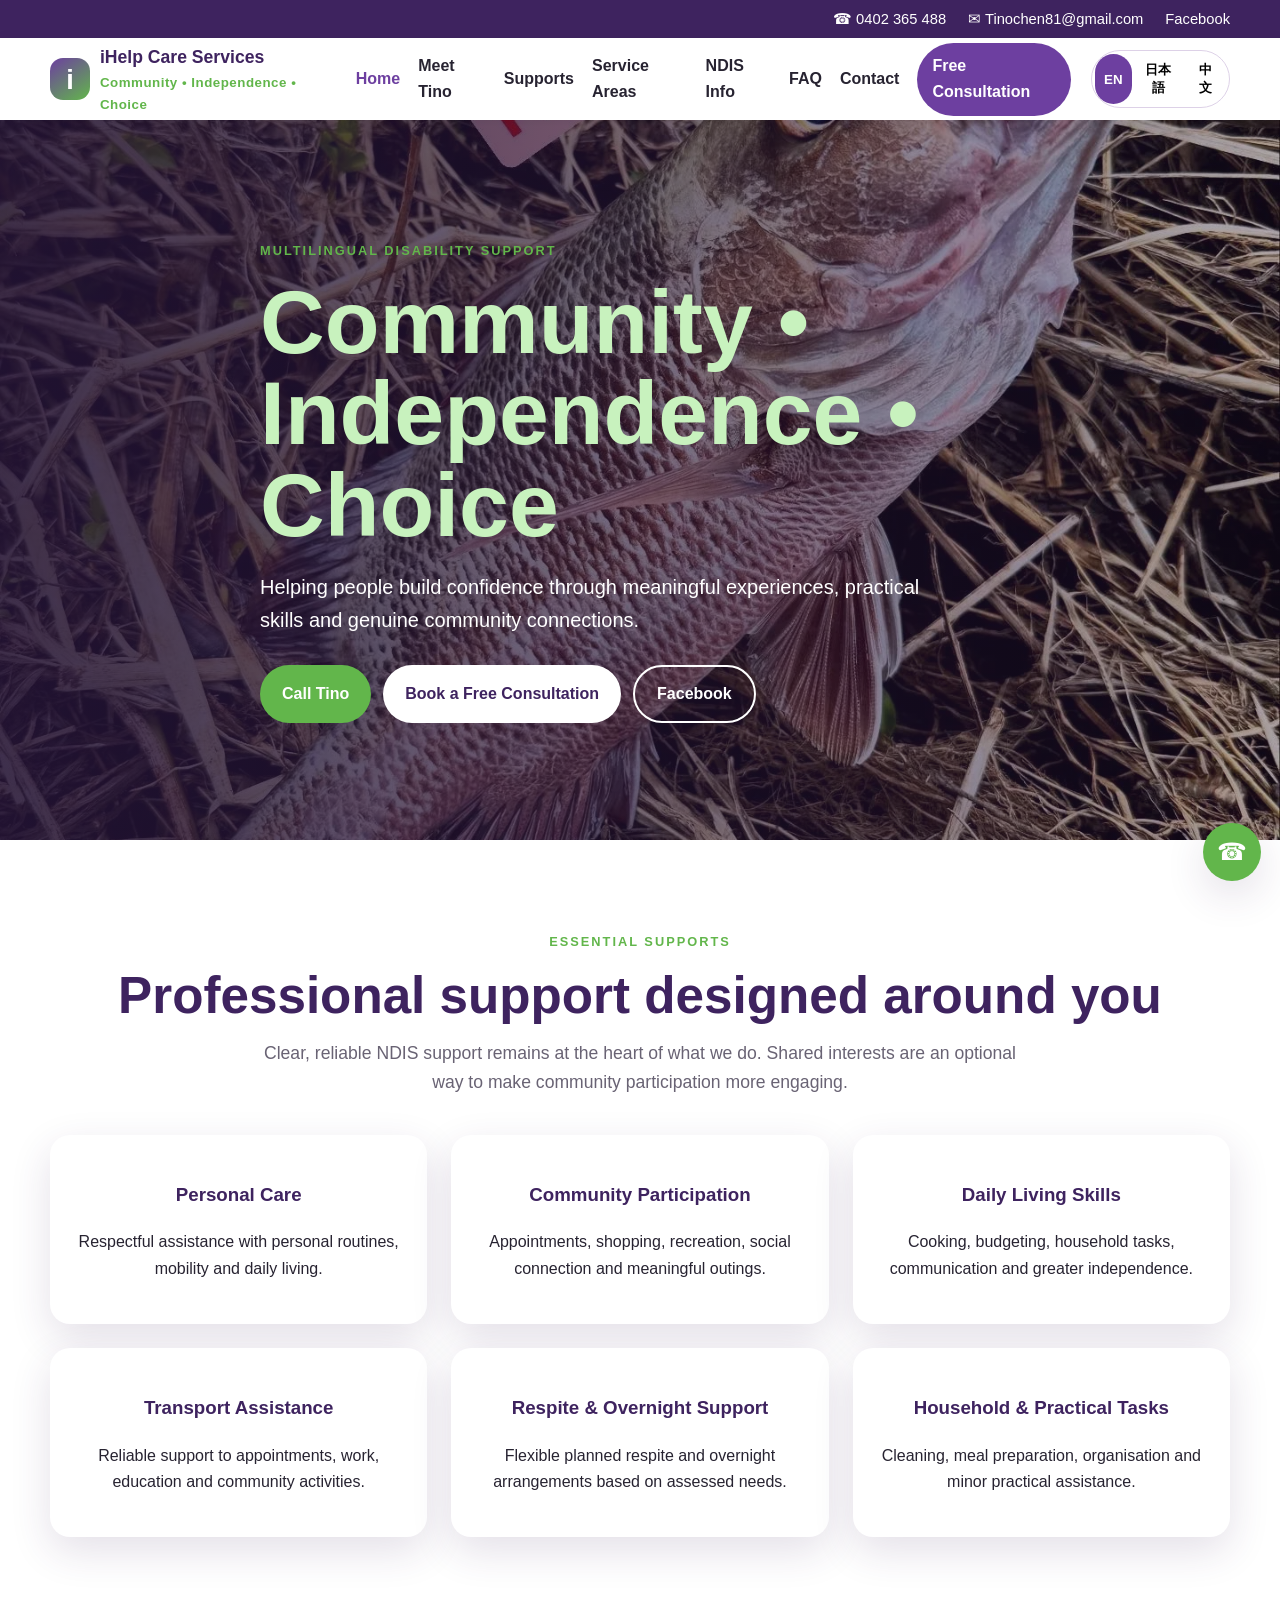
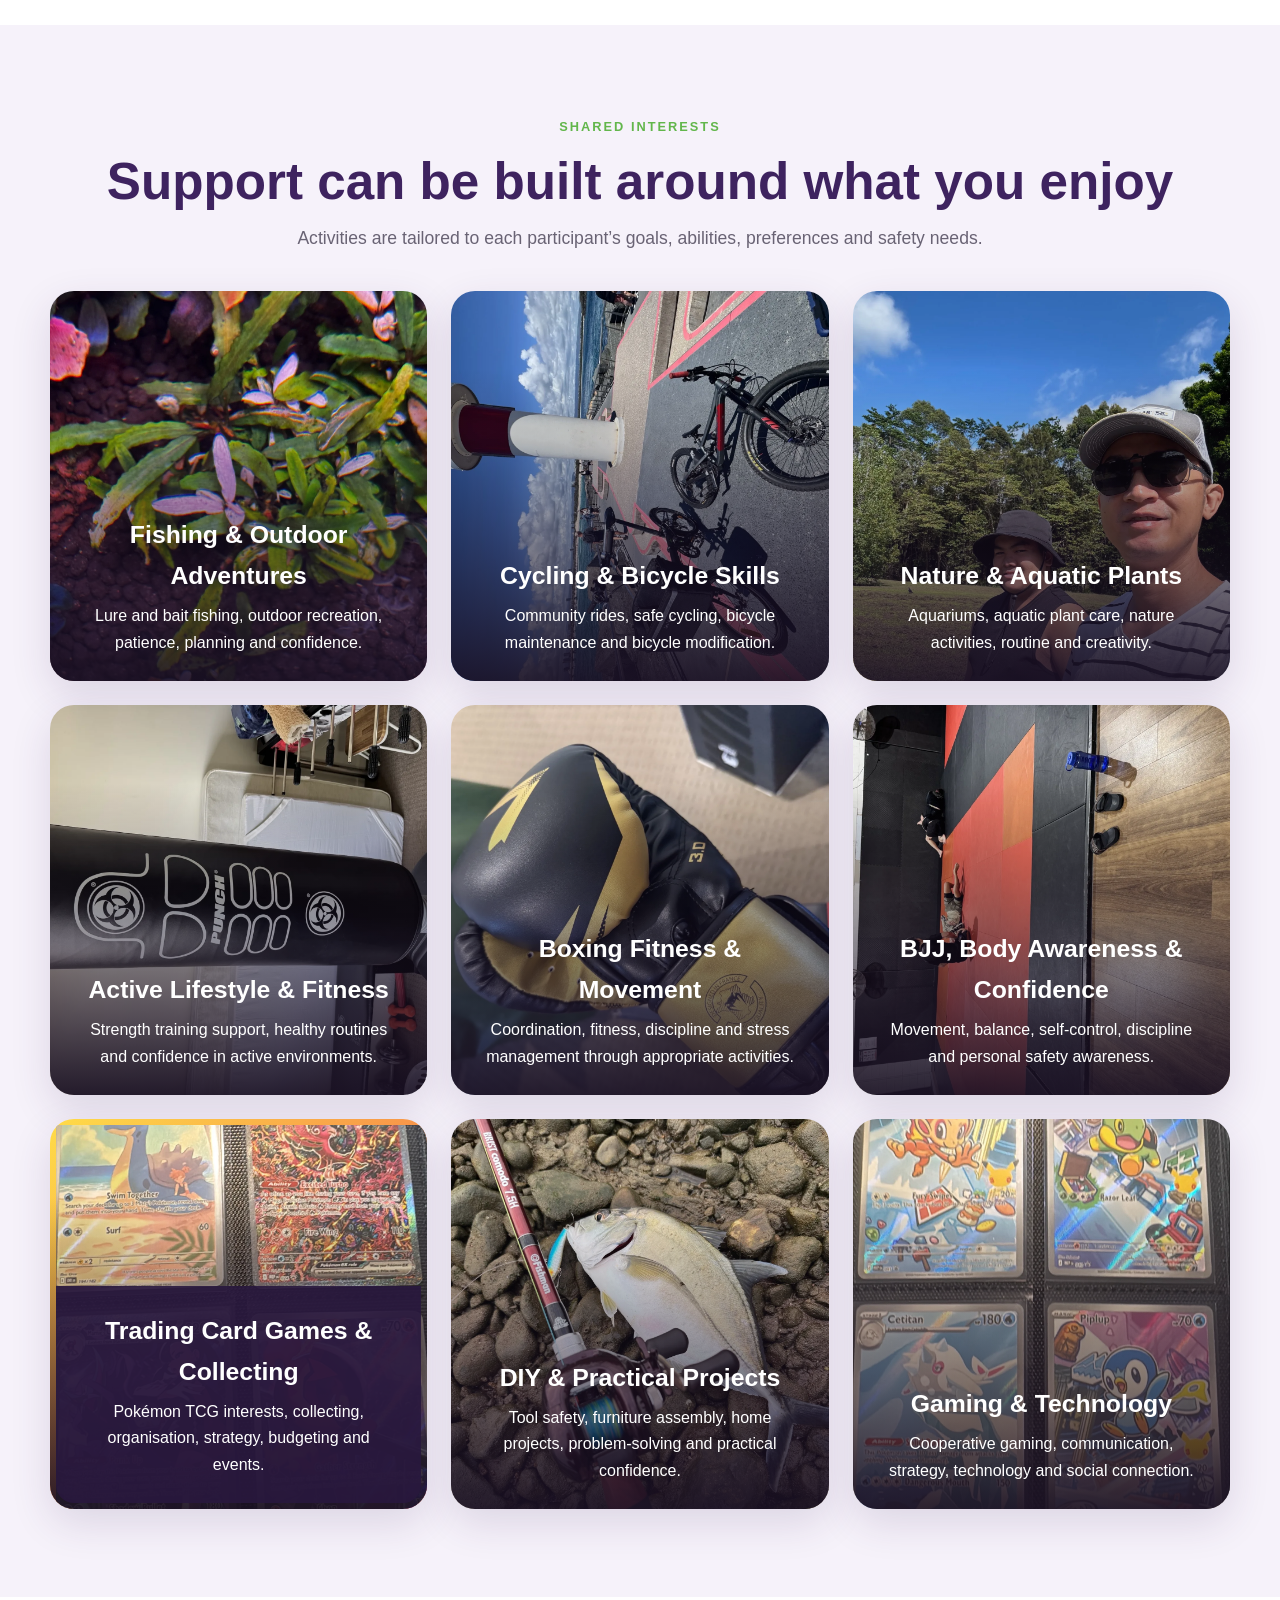
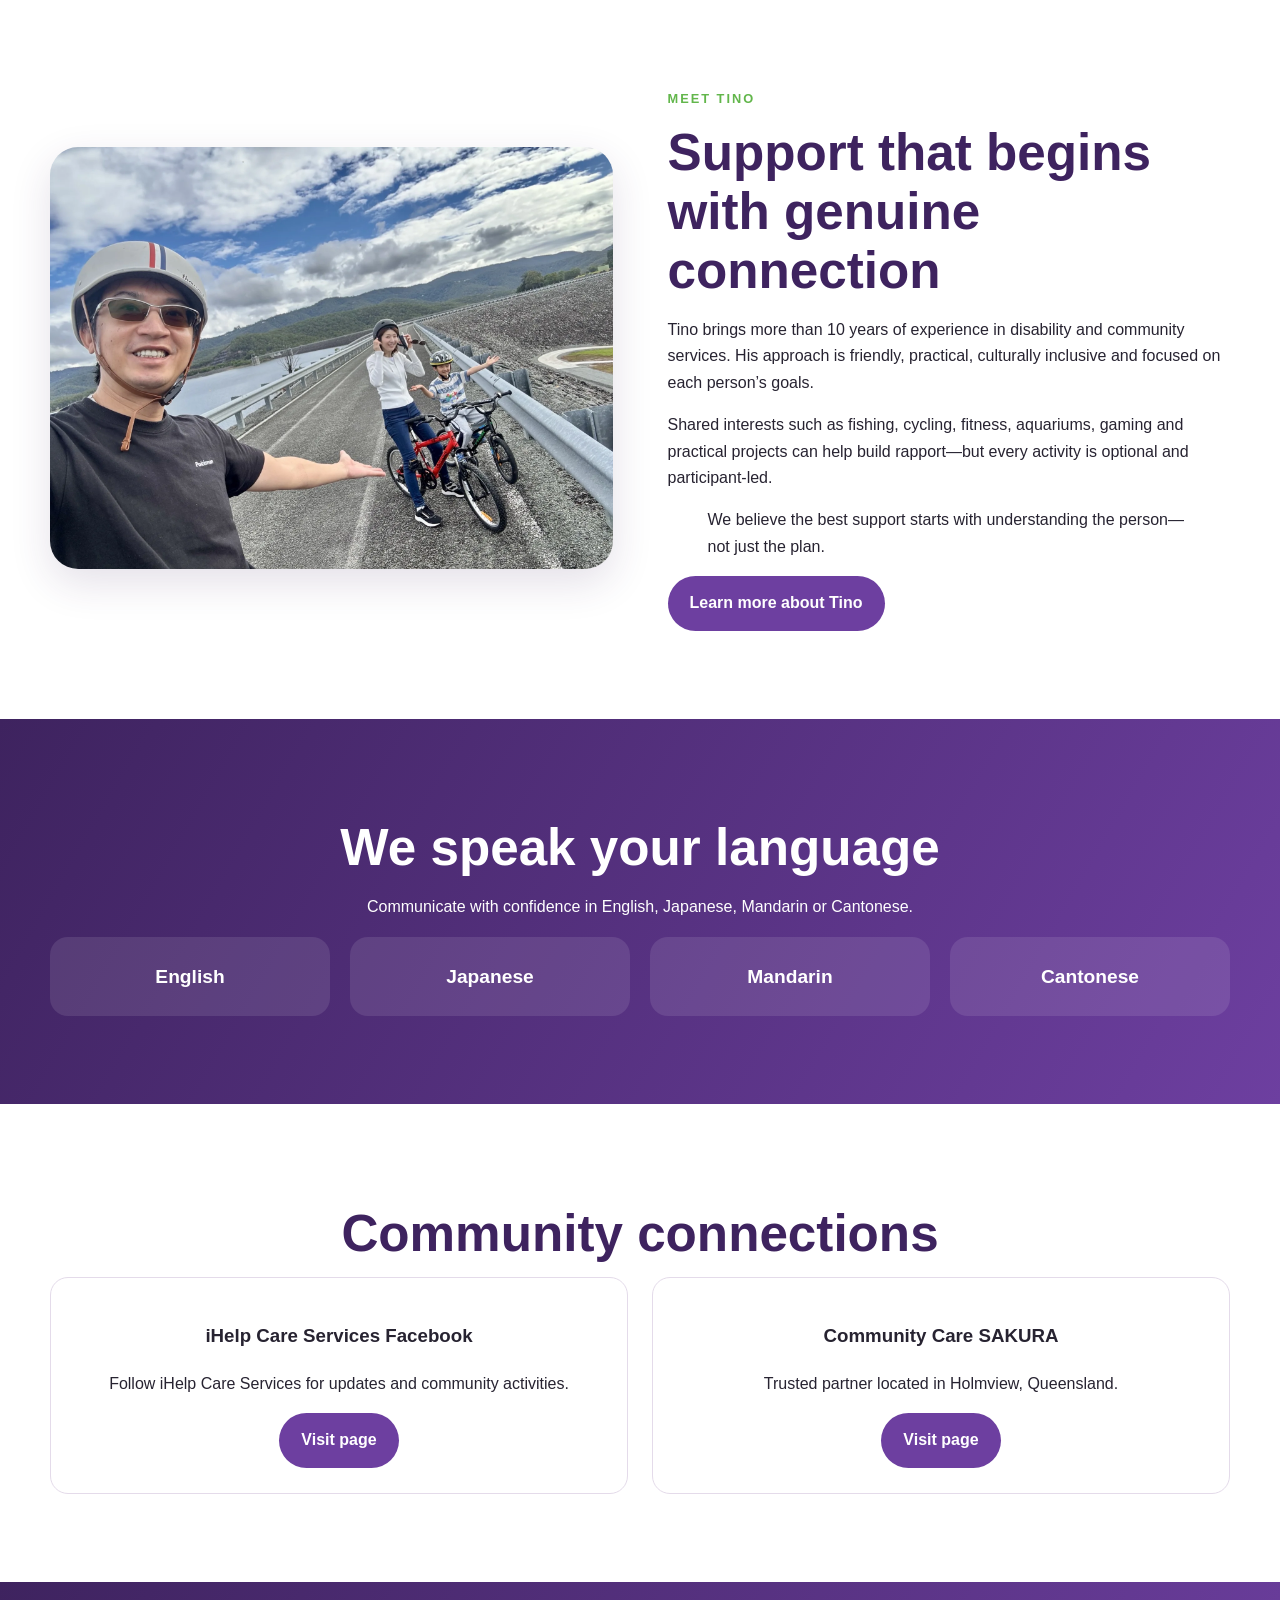
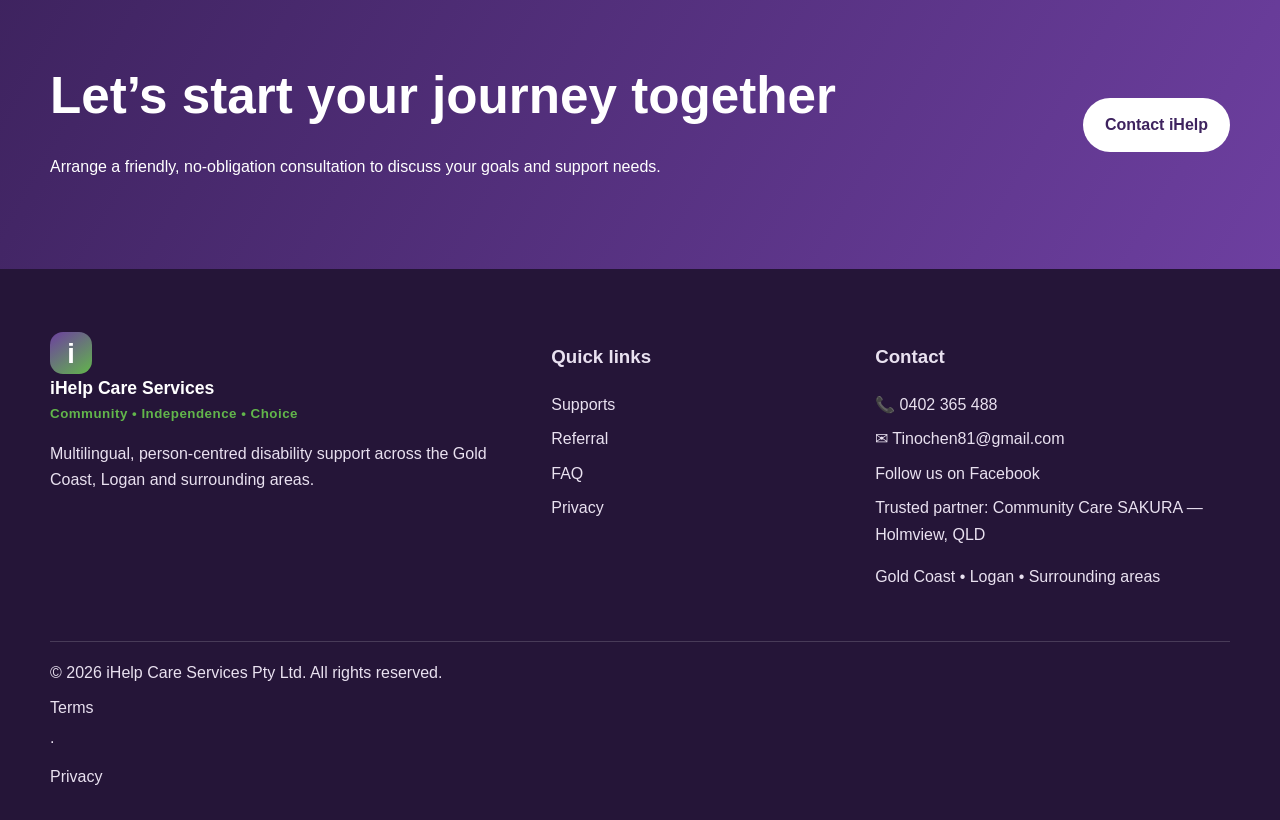
<file: index.html>
<!doctype html><html lang="en"><head><meta charset="utf-8"><meta name="viewport" content="width=device-width,initial-scale=1"><meta name="theme-color" content="#6d3fa0"><link rel="stylesheet" href="assets/css/styles.css"><script defer src="assets/js/translations.js"></script><script defer src="assets/js/main.js"></script><title>iHelp Care Services | Gold Coast & Logan NDIS Support</title><meta name="description" content="Multilingual person-centred disability support across Gold Coast and Logan."></head><body data-page="home"><div id="site-header"></div><main><section class="hero"><div class="container hero-content"><span class="eyebrow" data-i18n="home.eyebrow"></span><h1><span data-i18n="home.title"></span></h1><p data-i18n="home.sub"></p><div class="actions"><a class="btn primary" href="tel:0402365488" data-i18n="home.call"></a><a class="btn light" href="contact.html" data-i18n="home.book"></a><a class="btn outline" href="https://www.facebook.com/profile.php?id=61580280309876" target="_blank" rel="noopener" data-i18n="home.facebook"></a></div></div></section>
<section class="section"><div class="container center"><span class="eyebrow" data-i18n="home.coreEyebrow"></span><h2 data-i18n="home.coreTitle"></h2><p class="lead" data-i18n="home.coreLead"></p><div class="core-grid"><article class="core-card"><h3 data-i18n="core.personal"></h3><p data-i18n="core.personalText"></p></article><article class="core-card"><h3 data-i18n="core.community"></h3><p data-i18n="core.communityText"></p></article><article class="core-card"><h3 data-i18n="core.daily"></h3><p data-i18n="core.dailyText"></p></article><article class="core-card"><h3 data-i18n="core.transport"></h3><p data-i18n="core.transportText"></p></article><article class="core-card"><h3 data-i18n="core.respite"></h3><p data-i18n="core.respiteText"></p></article><article class="core-card"><h3 data-i18n="core.household"></h3><p data-i18n="core.householdText"></p></article></div></div></section>
<section class="section soft"><div class="container center"><span class="eyebrow" data-i18n="home.interestEyebrow"></span><h2 data-i18n="home.interestTitle"></h2><p class="lead" data-i18n="home.interestLead"></p><div class="interest-grid"><article class="interest-card "><img src="assets/images/fishing-main.webp" alt=""><div class="content"><h3 data-i18n="interest.fishing"></h3><p data-i18n="interest.fishingText"></p></div></article><article class="interest-card "><img src="assets/images/cycling.webp" alt=""><div class="content"><h3 data-i18n="interest.cycling"></h3><p data-i18n="interest.cyclingText"></p></div></article><article class="interest-card "><img src="assets/images/aquatic.webp" alt=""><div class="content"><h3 data-i18n="interest.aquatic"></h3><p data-i18n="interest.aquaticText"></p></div></article><article class="interest-card "><img src="assets/images/fitness.webp" alt=""><div class="content"><h3 data-i18n="interest.fitness"></h3><p data-i18n="interest.fitnessText"></p></div></article><article class="interest-card "><img src="assets/images/boxing.webp" alt=""><div class="content"><h3 data-i18n="interest.boxing"></h3><p data-i18n="interest.boxingText"></p></div></article><article class="interest-card "><img src="assets/images/bjj.webp" alt=""><div class="content"><h3 data-i18n="interest.bjj"></h3><p data-i18n="interest.bjjText"></p></div></article><article class="interest-card pokemon"><img src="assets/images/pokemon-1.webp" alt=""><div class="content"><h3 data-i18n="interest.cards"></h3><p data-i18n="interest.cardsText"></p></div></article><article class="interest-card "><img src="assets/images/community.webp" alt=""><div class="content"><h3 data-i18n="interest.diy"></h3><p data-i18n="interest.diyText"></p></div></article><article class="interest-card "><img src="assets/images/pokemon-2.webp" alt=""><div class="content"><h3 data-i18n="interest.gaming"></h3><p data-i18n="interest.gamingText"></p></div></article></div></div></section>
<section class="section"><div class="container split"><img src="assets/images/family-cycle.webp" alt="Tino cycling"><div><span class="eyebrow" data-i18n="home.meetEyebrow"></span><h2 data-i18n="home.meetTitle"></h2><p data-i18n="home.meetText1"></p><p data-i18n="home.meetText2"></p><blockquote data-i18n="home.promise"></blockquote><a class="btn secondary" href="about.html" data-i18n="home.learn"></a></div></div></section>
<section class="section languages-strip"><div class="container center"><h2 style="color:white" data-i18n="home.langTitle"></h2><p data-i18n="home.langLead"></p><div class="languages-grid"><div class="language-card"><strong data-i18n="lang.english"></strong></div><div class="language-card"><strong data-i18n="lang.japanese"></strong></div><div class="language-card"><strong data-i18n="lang.mandarin"></strong></div><div class="language-card"><strong data-i18n="lang.cantonese"></strong></div></div></div></section>
<section class="section"><div class="container center"><h2 data-i18n="home.partnerTitle"></h2><div class="partners"><div class="partner"><h3>iHelp Care Services Facebook</h3><p data-i18n="home.facebookText"></p><a class="btn secondary" target="_blank" rel="noopener" href="https://www.facebook.com/profile.php?id=61580280309876" data-i18n="home.visit"></a></div><div class="partner"><h3>Community Care SAKURA</h3><p data-i18n="home.sakuraText"></p><a class="btn secondary" target="_blank" rel="noopener" href="https://www.facebook.com/Communitycaresakura" data-i18n="home.visit"></a></div></div></div></section>
<section class="cta"><div class="container"><div><h2 data-i18n="home.ctaTitle"></h2><p data-i18n="home.ctaText"></p></div><a class="btn light" href="contact.html" data-i18n="home.ctaButton"></a></div></section></main><div id="site-footer"></div></body></html>
</file>
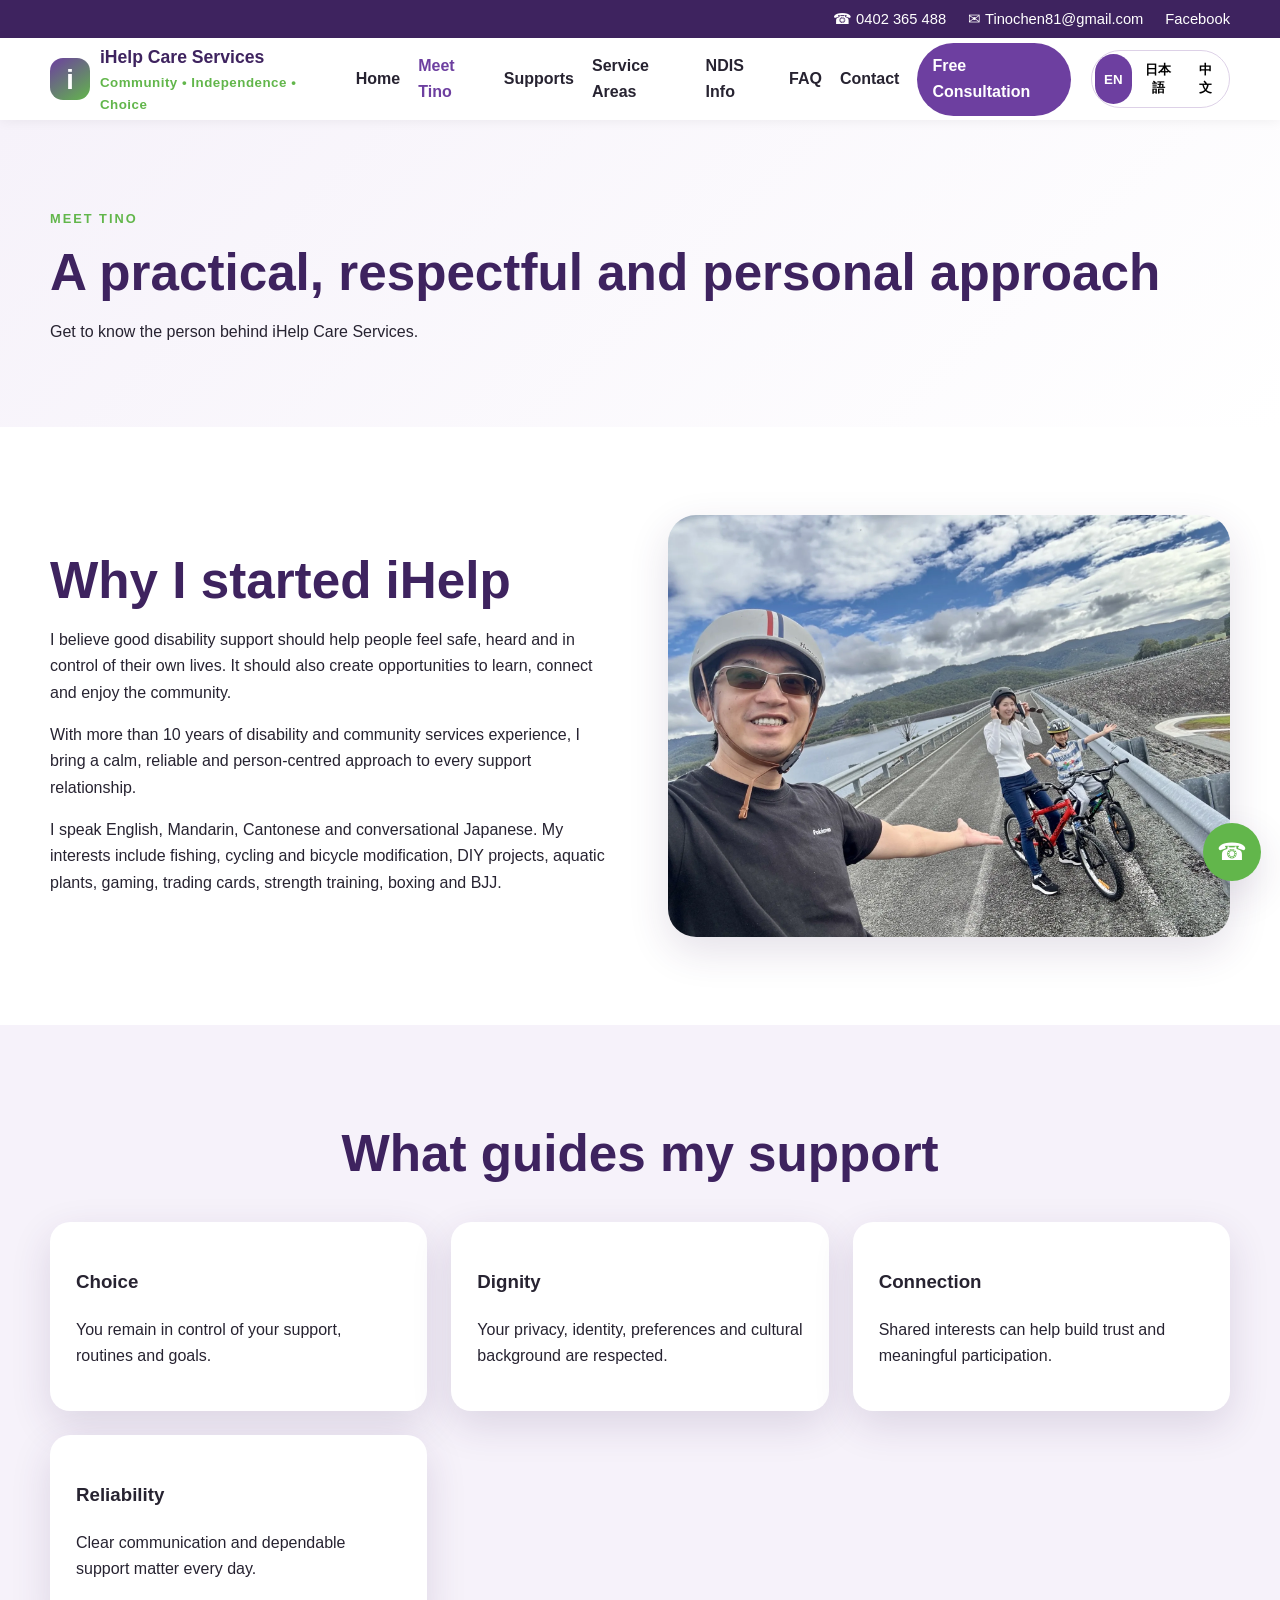
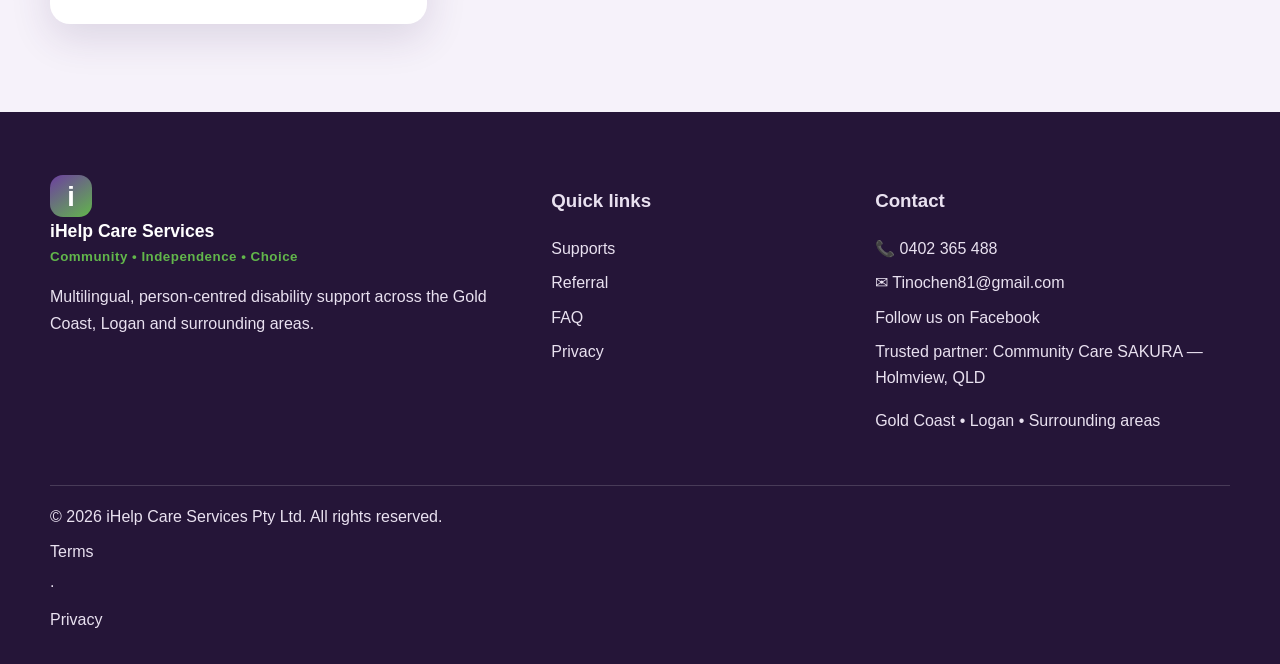
<file: about.html>
<!doctype html><html lang="en"><head><meta charset="utf-8"><meta name="viewport" content="width=device-width,initial-scale=1"><meta name="theme-color" content="#6d3fa0"><link rel="stylesheet" href="assets/css/styles.css"><script defer src="assets/js/translations.js"></script><script defer src="assets/js/main.js"></script><title>Meet Tino | iHelp Care Services</title><meta name="description" content="Learn about Tino and the approach behind iHelp Care Services."></head><body data-page="about"><div id="site-header"></div><main><section class="page-hero"><div class="container"><span class="eyebrow" data-i18n="about.eyebrow"></span><h1 data-i18n="about.title"></h1><p data-i18n="about.intro"></p></div></section><section class="section"><div class="container split"><div><h2 data-i18n="about.storyTitle"></h2><p data-i18n="about.story1"></p><p data-i18n="about.story2"></p><p data-i18n="about.story3"></p></div><img src="assets/images/family-cycle.webp" alt="Tino cycling"></div></section><section class="section soft"><div class="container"><h2 class="center" data-i18n="about.values"></h2><div class="feature-grid core-grid"><article class="feature-card"><h3 data-i18n="about.choice"></h3><p data-i18n="about.choiceText"></p></article><article class="feature-card"><h3 data-i18n="about.dignity"></h3><p data-i18n="about.dignityText"></p></article><article class="feature-card"><h3 data-i18n="about.connection"></h3><p data-i18n="about.connectionText"></p></article><article class="feature-card"><h3 data-i18n="about.reliability"></h3><p data-i18n="about.reliabilityText"></p></article></div></div></section></main><div id="site-footer"></div></body></html>
</file>
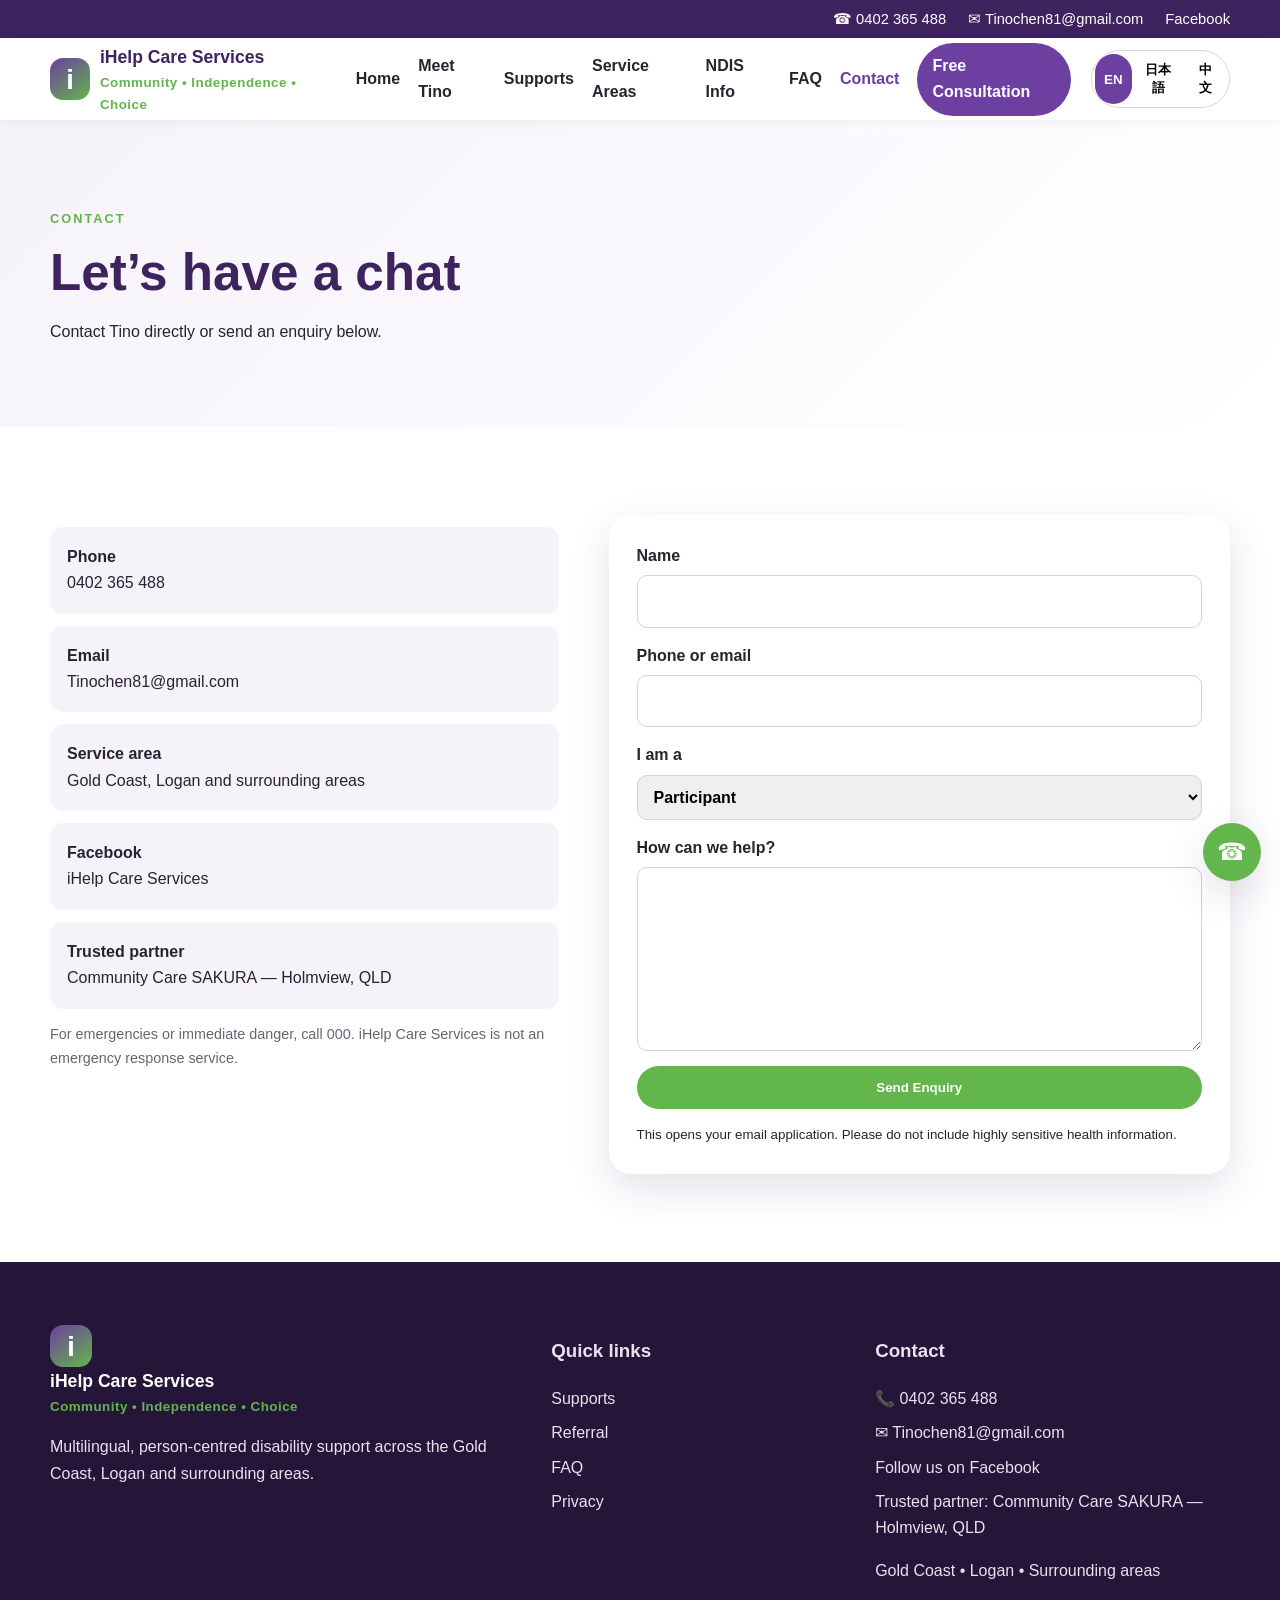
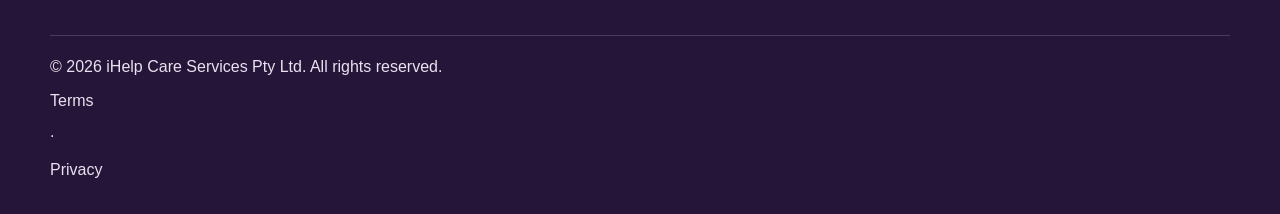
<file: contact.html>
<!doctype html><html lang="en"><head><meta charset="utf-8"><meta name="viewport" content="width=device-width,initial-scale=1"><meta name="theme-color" content="#6d3fa0"><link rel="stylesheet" href="assets/css/styles.css"><script defer src="assets/js/translations.js"></script><script defer src="assets/js/main.js"></script><title>Contact | iHelp Care Services</title><meta name="description" content="Contact iHelp Care Services for a free consultation."></head><body data-page="contact"><div id="site-header"></div><main><section class="page-hero"><div class="container"><span class="eyebrow" data-i18n="contact.eyebrow"></span><h1 data-i18n="contact.title"></h1><p data-i18n="contact.intro"></p></div></section><section class="section"><div class="container contact-grid"><div><a class="contact-card" href="tel:0402365488"><strong data-i18n="contact.phone"></strong><span>0402 365 488</span></a><a class="contact-card" href="mailto:Tinochen81@gmail.com"><strong data-i18n="contact.email"></strong><span>Tinochen81@gmail.com</span></a><div class="contact-card"><strong data-i18n="contact.area"></strong><span data-i18n="contact.areaText"></span></div><a class="contact-card" target="_blank" rel="noopener" href="https://www.facebook.com/profile.php?id=61580280309876"><strong data-i18n="contact.facebook"></strong><span>iHelp Care Services</span></a><a class="contact-card" target="_blank" rel="noopener" href="https://www.facebook.com/Communitycaresakura"><strong data-i18n="contact.partner"></strong><span>Community Care SAKURA — Holmview, QLD</span></a><p class="notice" data-i18n="contact.emergency"></p></div><form class="form" action="mailto:Tinochen81@gmail.com" method="post" enctype="text/plain"><label><span data-i18n="form.name"></span><input name="Name" required></label><label><span data-i18n="form.contact"></span><input name="Contact" required></label><label><span data-i18n="form.type"></span><select name="Enquirer"><option data-i18n="form.participant"></option><option data-i18n="form.family"></option><option data-i18n="form.coordinator"></option><option data-i18n="form.other"></option></select></label><label><span data-i18n="form.message"></span><textarea name="Message" rows="6" required></textarea></label><button class="btn primary" type="submit" data-i18n="form.send"></button><small data-i18n="form.note"></small></form></div></section></main><div id="site-footer"></div></body></html>
</file>
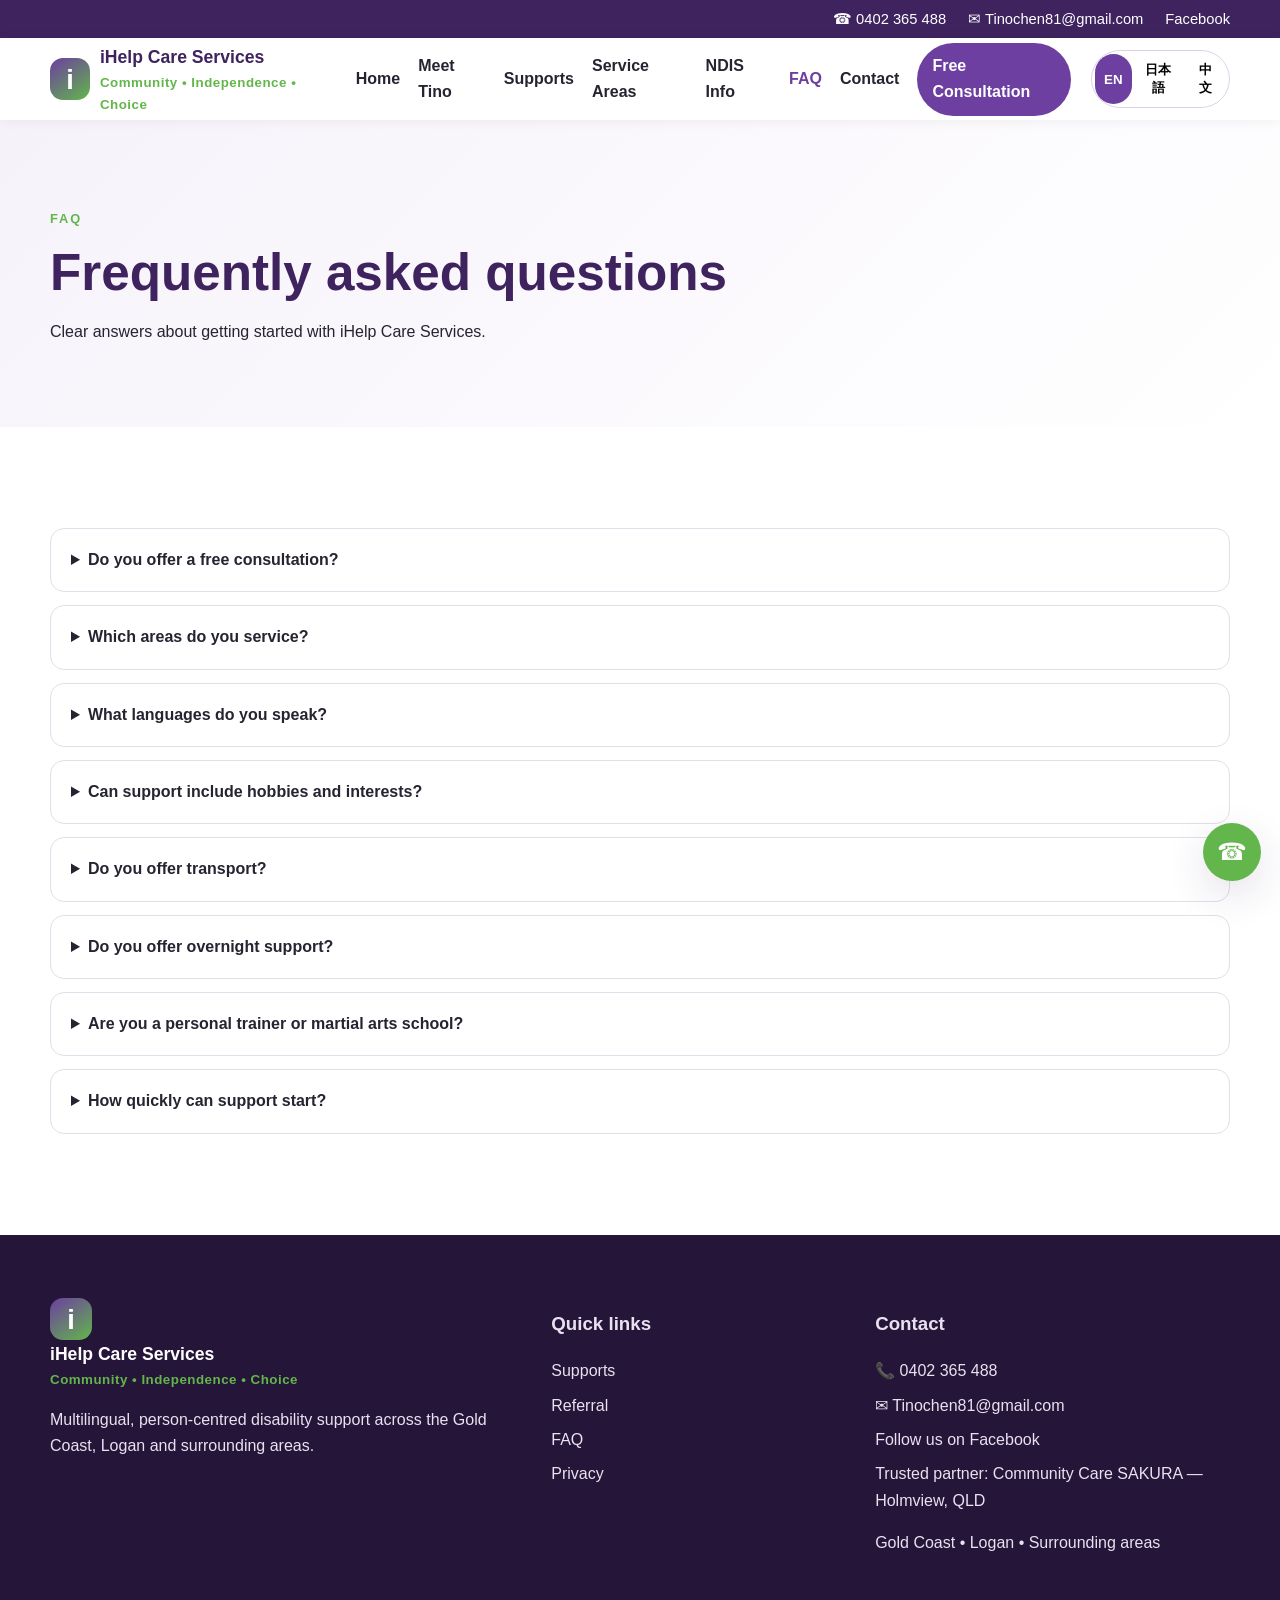
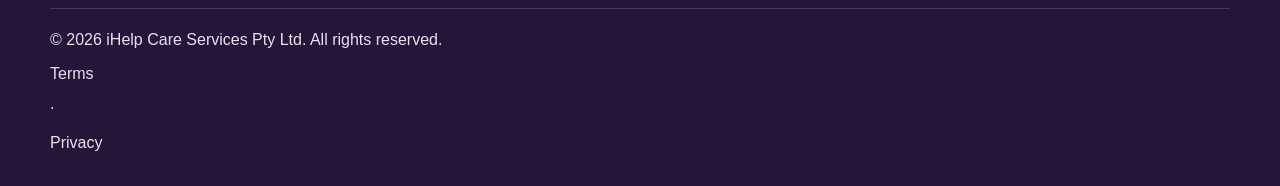
<file: faq.html>
<!doctype html><html lang="en"><head><meta charset="utf-8"><meta name="viewport" content="width=device-width,initial-scale=1"><meta name="theme-color" content="#6d3fa0"><link rel="stylesheet" href="assets/css/styles.css"><script defer src="assets/js/translations.js"></script><script defer src="assets/js/main.js"></script><title>FAQ | iHelp Care Services</title><meta name="description" content="Frequently asked questions about iHelp Care Services."></head><body data-page="faq"><div id="site-header"></div><main><section class="page-hero"><div class="container"><span class="eyebrow" data-i18n="faq.eyebrow"></span><h1 data-i18n="faq.title"></h1><p data-i18n="faq.intro"></p></div></section><section class="section"><div class="container faq"><details><summary data-i18n="faq.q1"></summary><p data-i18n="faq.a1"></p></details><details><summary data-i18n="faq.q2"></summary><p data-i18n="faq.a2"></p></details><details><summary data-i18n="faq.q3"></summary><p data-i18n="faq.a3"></p></details><details><summary data-i18n="faq.q4"></summary><p data-i18n="faq.a4"></p></details><details><summary data-i18n="faq.q5"></summary><p data-i18n="faq.a5"></p></details><details><summary data-i18n="faq.q6"></summary><p data-i18n="faq.a6"></p></details><details><summary data-i18n="faq.q7"></summary><p data-i18n="faq.a7"></p></details><details><summary data-i18n="faq.q8"></summary><p data-i18n="faq.a8"></p></details></div></section></main><div id="site-footer"></div></body></html>
</file>
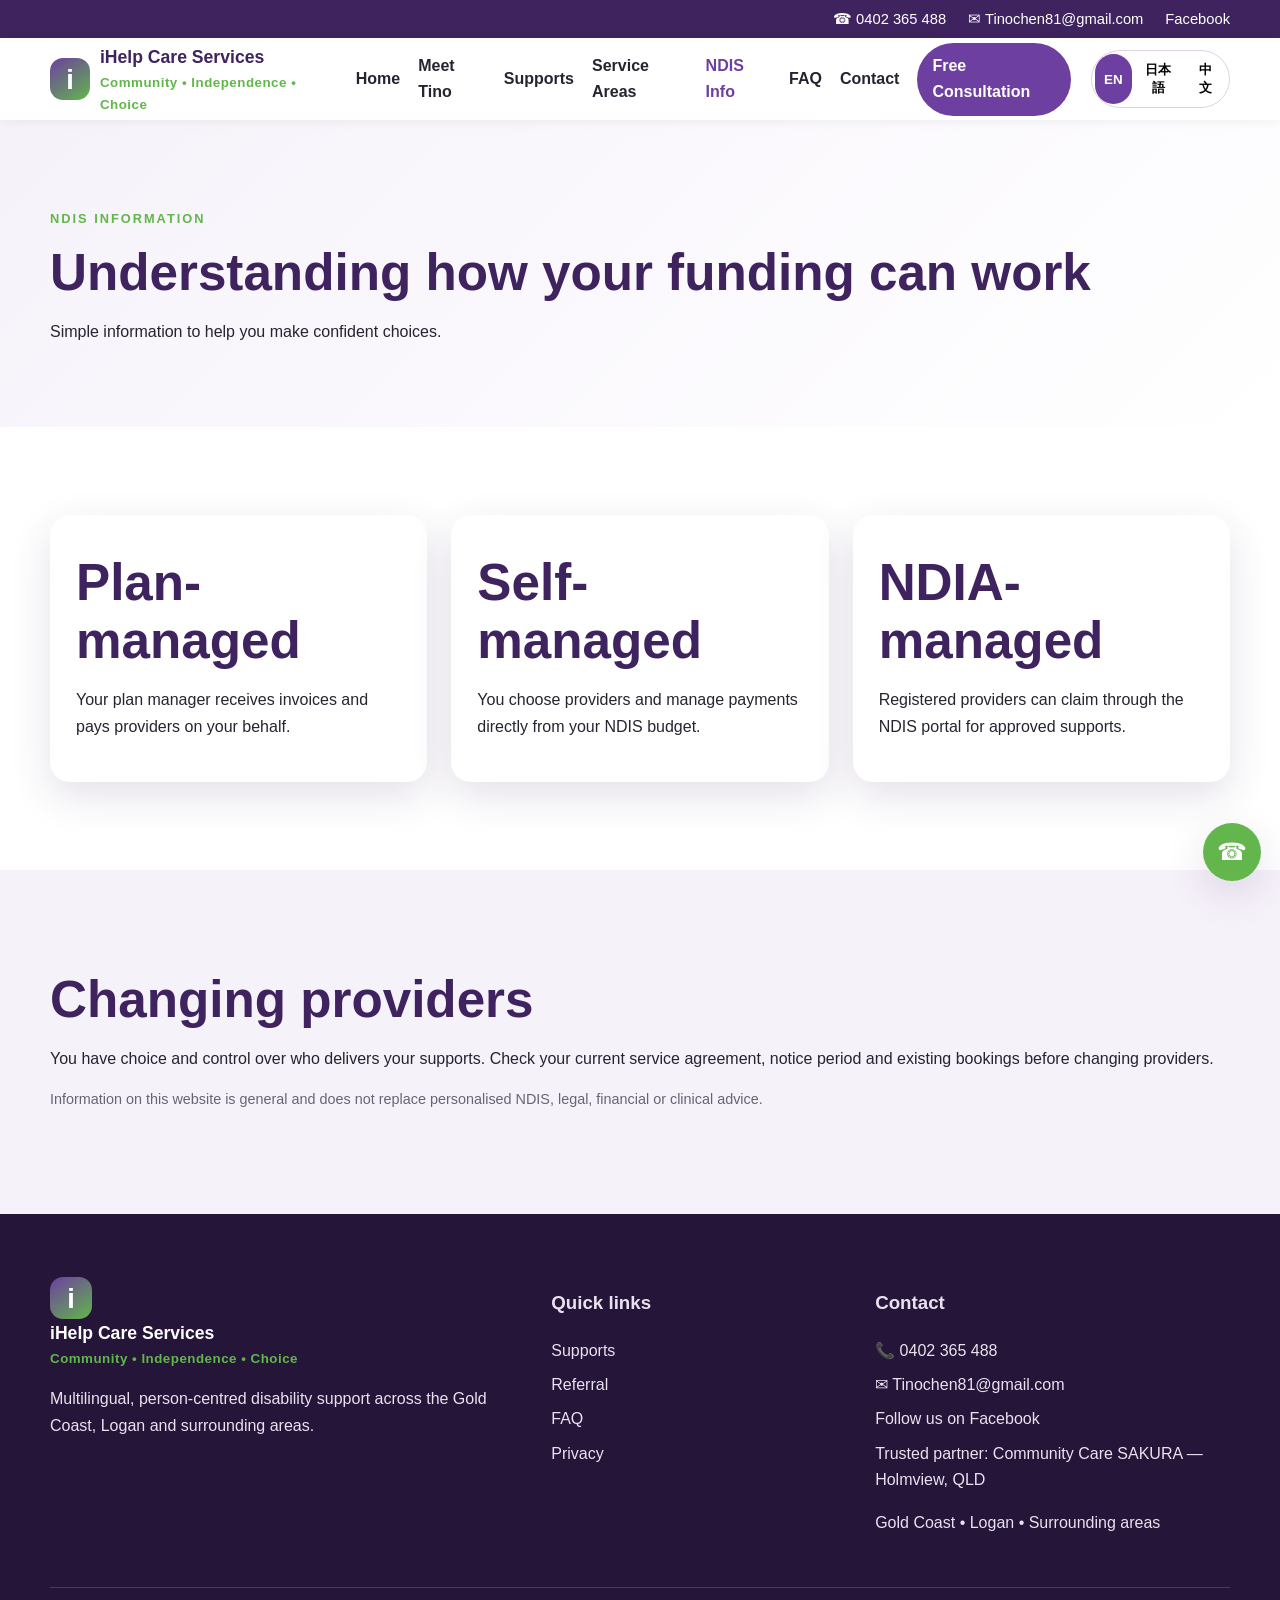
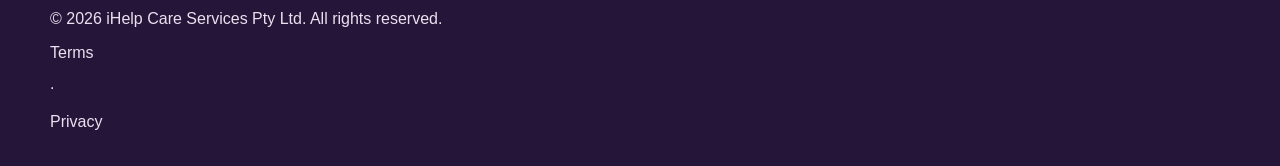
<file: ndis.html>
<!doctype html><html lang="en"><head><meta charset="utf-8"><meta name="viewport" content="width=device-width,initial-scale=1"><meta name="theme-color" content="#6d3fa0"><link rel="stylesheet" href="assets/css/styles.css"><script defer src="assets/js/translations.js"></script><script defer src="assets/js/main.js"></script><title>NDIS Information | iHelp Care Services</title><meta name="description" content="Simple information about NDIS funding and choosing providers."></head><body data-page="ndis"><div id="site-header"></div><main><section class="page-hero"><div class="container"><span class="eyebrow" data-i18n="ndis.eyebrow"></span><h1 data-i18n="ndis.title"></h1><p data-i18n="ndis.intro"></p></div></section><section class="section"><div class="container info-grid"><article><h2 data-i18n="ndis.plan"></h2><p data-i18n="ndis.planText"></p></article><article><h2 data-i18n="ndis.self"></h2><p data-i18n="ndis.selfText"></p></article><article><h2 data-i18n="ndis.ndia"></h2><p data-i18n="ndis.ndiaText"></p></article></div></section><section class="section soft"><div class="container"><h2 data-i18n="ndis.change"></h2><p data-i18n="ndis.changeText"></p><p class="notice" data-i18n="ndis.note"></p></div></section></main><div id="site-footer"></div></body></html>
</file>
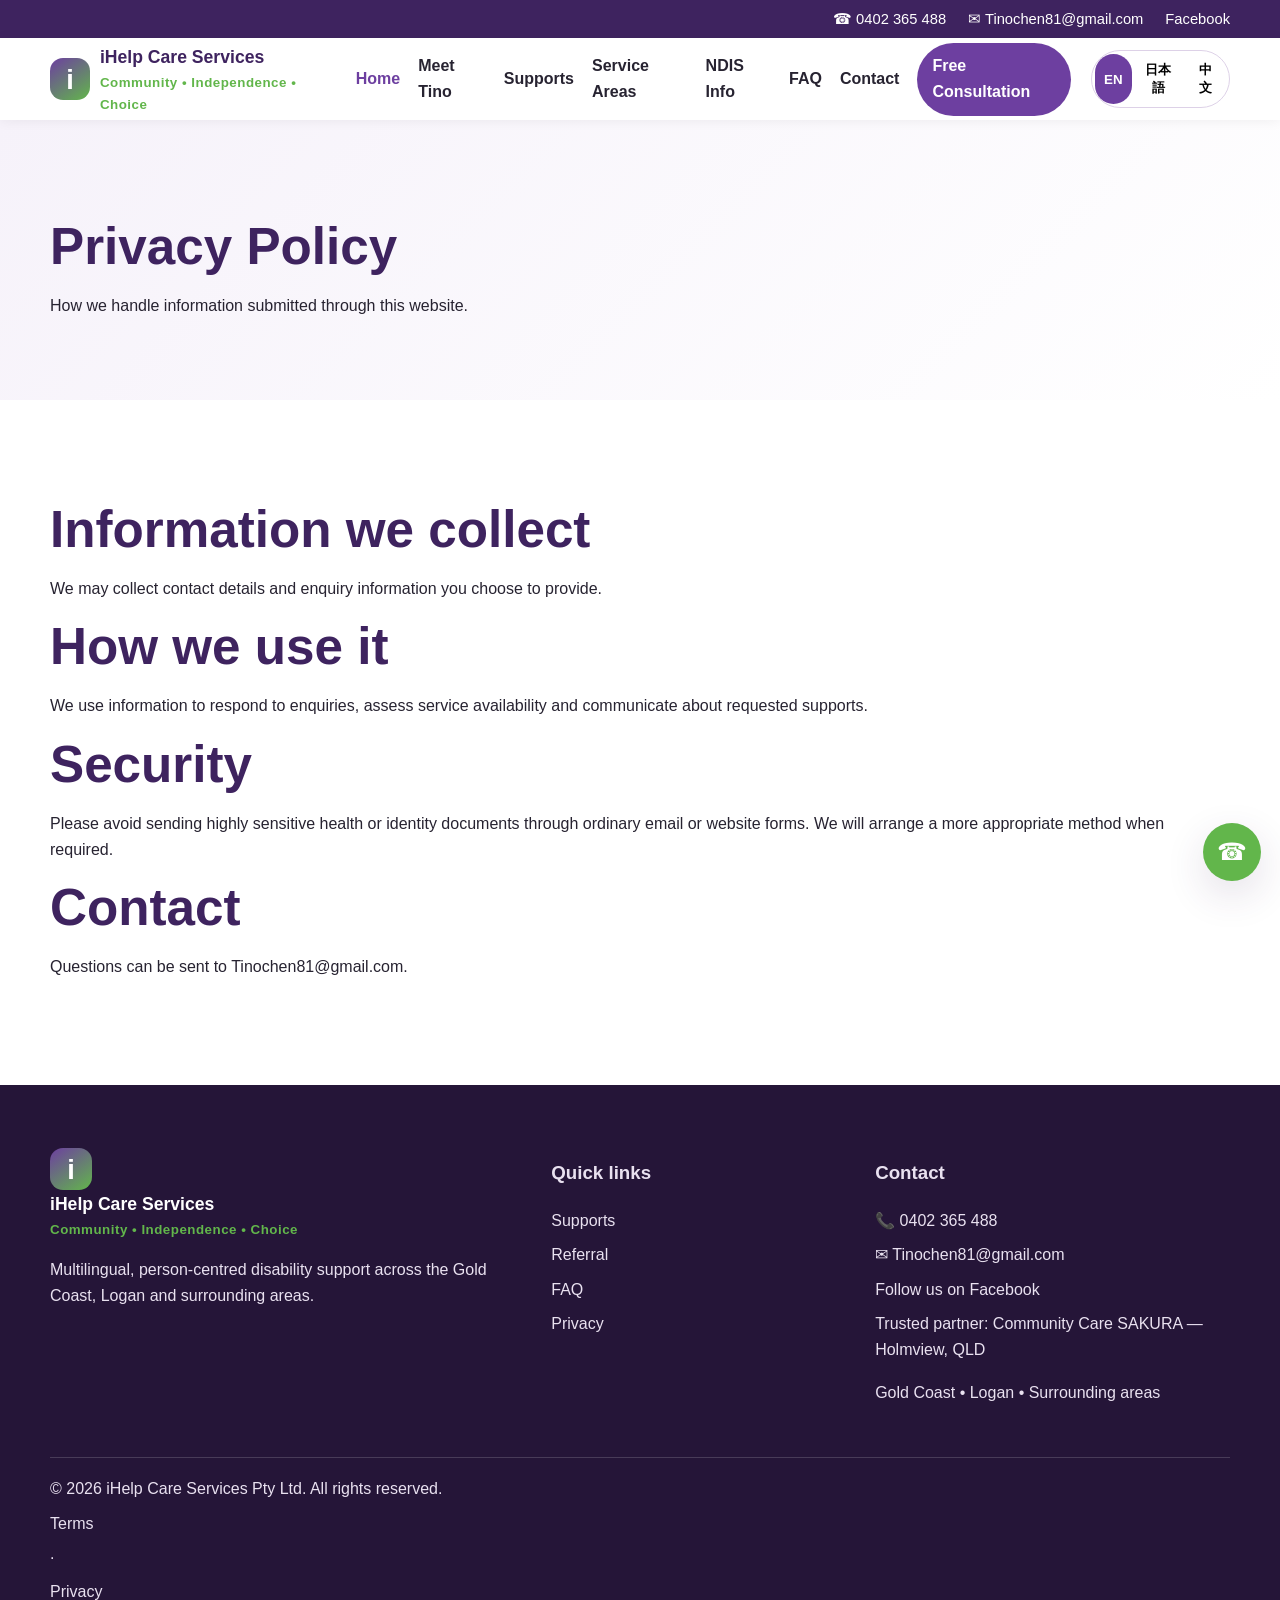
<file: privacy.html>
<!doctype html><html lang="en"><head><meta charset="utf-8"><meta name="viewport" content="width=device-width,initial-scale=1"><meta name="theme-color" content="#6d3fa0"><link rel="stylesheet" href="assets/css/styles.css"><script defer src="assets/js/translations.js"></script><script defer src="assets/js/main.js"></script><title>Privacy Policy | iHelp Care Services</title><meta name="description" content="Website privacy policy."></head><body data-page=""><div id="site-header"></div><main><section class="page-hero"><div class="container"><h1 data-i18n="privacy.title"></h1><p data-i18n="privacy.intro"></p></div></section><section class="section"><div class="container"><h2 data-i18n="privacy.collect"></h2><p data-i18n="privacy.collectText"></p><h2 data-i18n="privacy.use"></h2><p data-i18n="privacy.useText"></p><h2 data-i18n="privacy.security"></h2><p data-i18n="privacy.securityText"></p><h2 data-i18n="privacy.contact"></h2><p data-i18n="privacy.contactText"></p></div></section></main><div id="site-footer"></div></body></html>
</file>
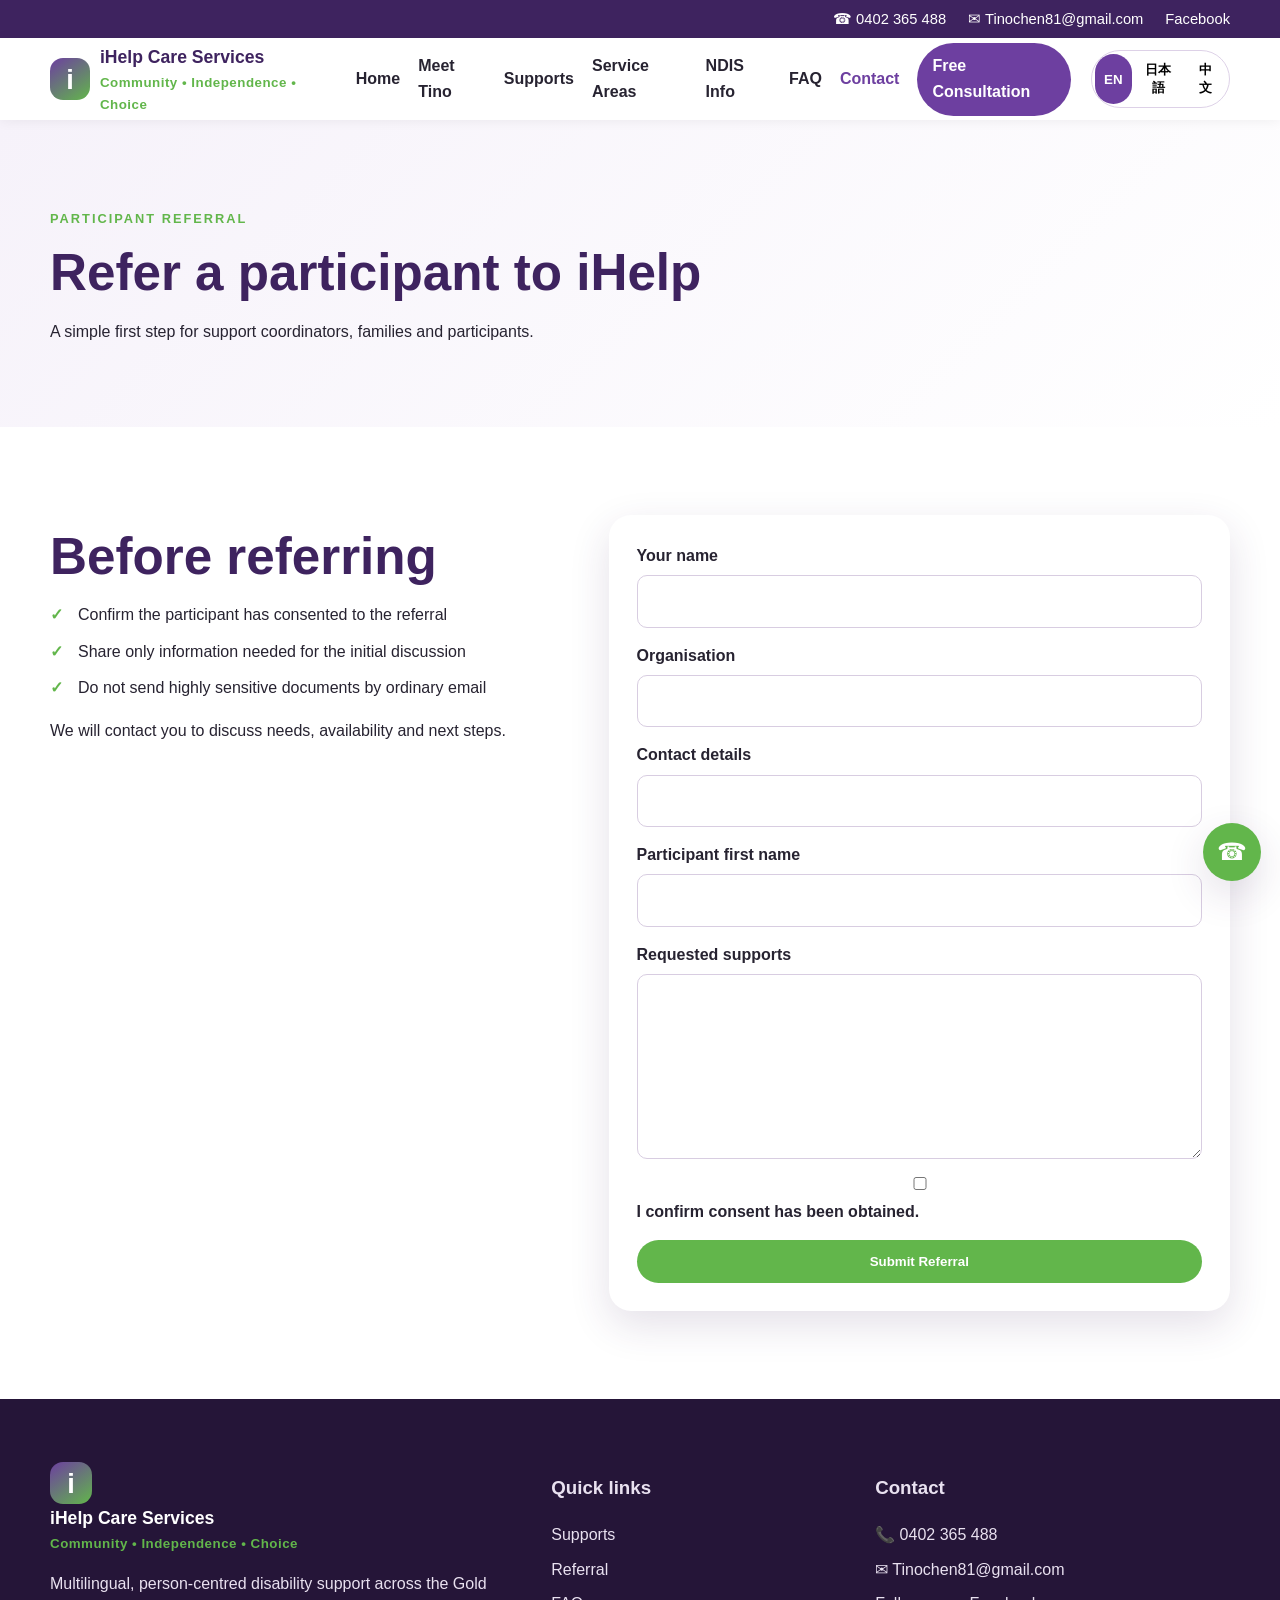
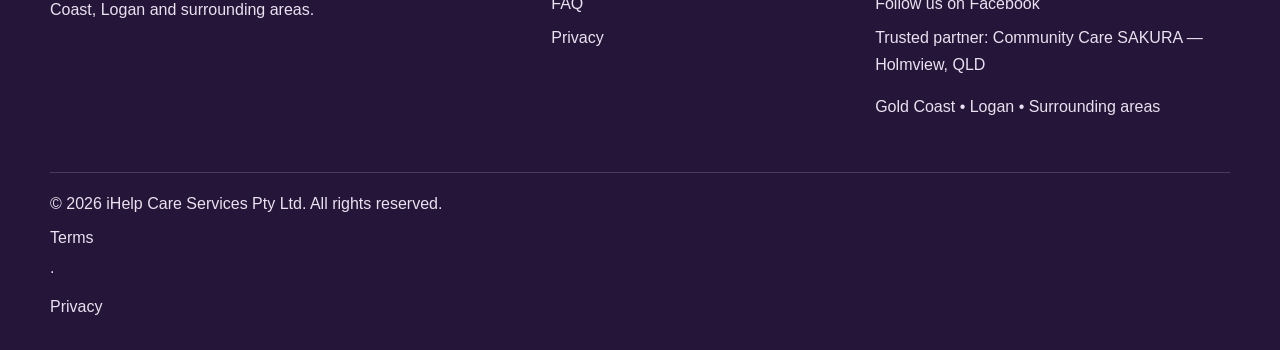
<file: referral.html>
<!doctype html><html lang="en"><head><meta charset="utf-8"><meta name="viewport" content="width=device-width,initial-scale=1"><meta name="theme-color" content="#6d3fa0"><link rel="stylesheet" href="assets/css/styles.css"><script defer src="assets/js/translations.js"></script><script defer src="assets/js/main.js"></script><title>Participant Referral | iHelp Care Services</title><meta name="description" content="Refer a participant to iHelp Care Services."></head><body data-page="contact"><div id="site-header"></div><main><section class="page-hero"><div class="container"><span class="eyebrow" data-i18n="ref.eyebrow"></span><h1 data-i18n="ref.title"></h1><p data-i18n="ref.intro"></p></div></section><section class="section"><div class="container contact-grid"><div><h2 data-i18n="ref.before"></h2><ul class="ticks"><li data-i18n="ref.li1"></li><li data-i18n="ref.li2"></li><li data-i18n="ref.li3"></li></ul><p data-i18n="ref.follow"></p></div><form class="form" action="mailto:Tinochen81@gmail.com" method="post" enctype="text/plain"><label><span data-i18n="ref.yourName"></span><input name="Referrer name" required></label><label><span data-i18n="ref.org"></span><input name="Organisation"></label><label><span data-i18n="ref.details"></span><input name="Contact details" required></label><label><span data-i18n="ref.participantName"></span><input name="Participant first name" required></label><label><span data-i18n="ref.supports"></span><textarea name="Requested supports" rows="6" required></textarea></label><label><input type="checkbox" required><span data-i18n="ref.consent"></span></label><button class="btn primary" data-i18n="ref.submit"></button></form></div></section></main><div id="site-footer"></div></body></html>
</file>
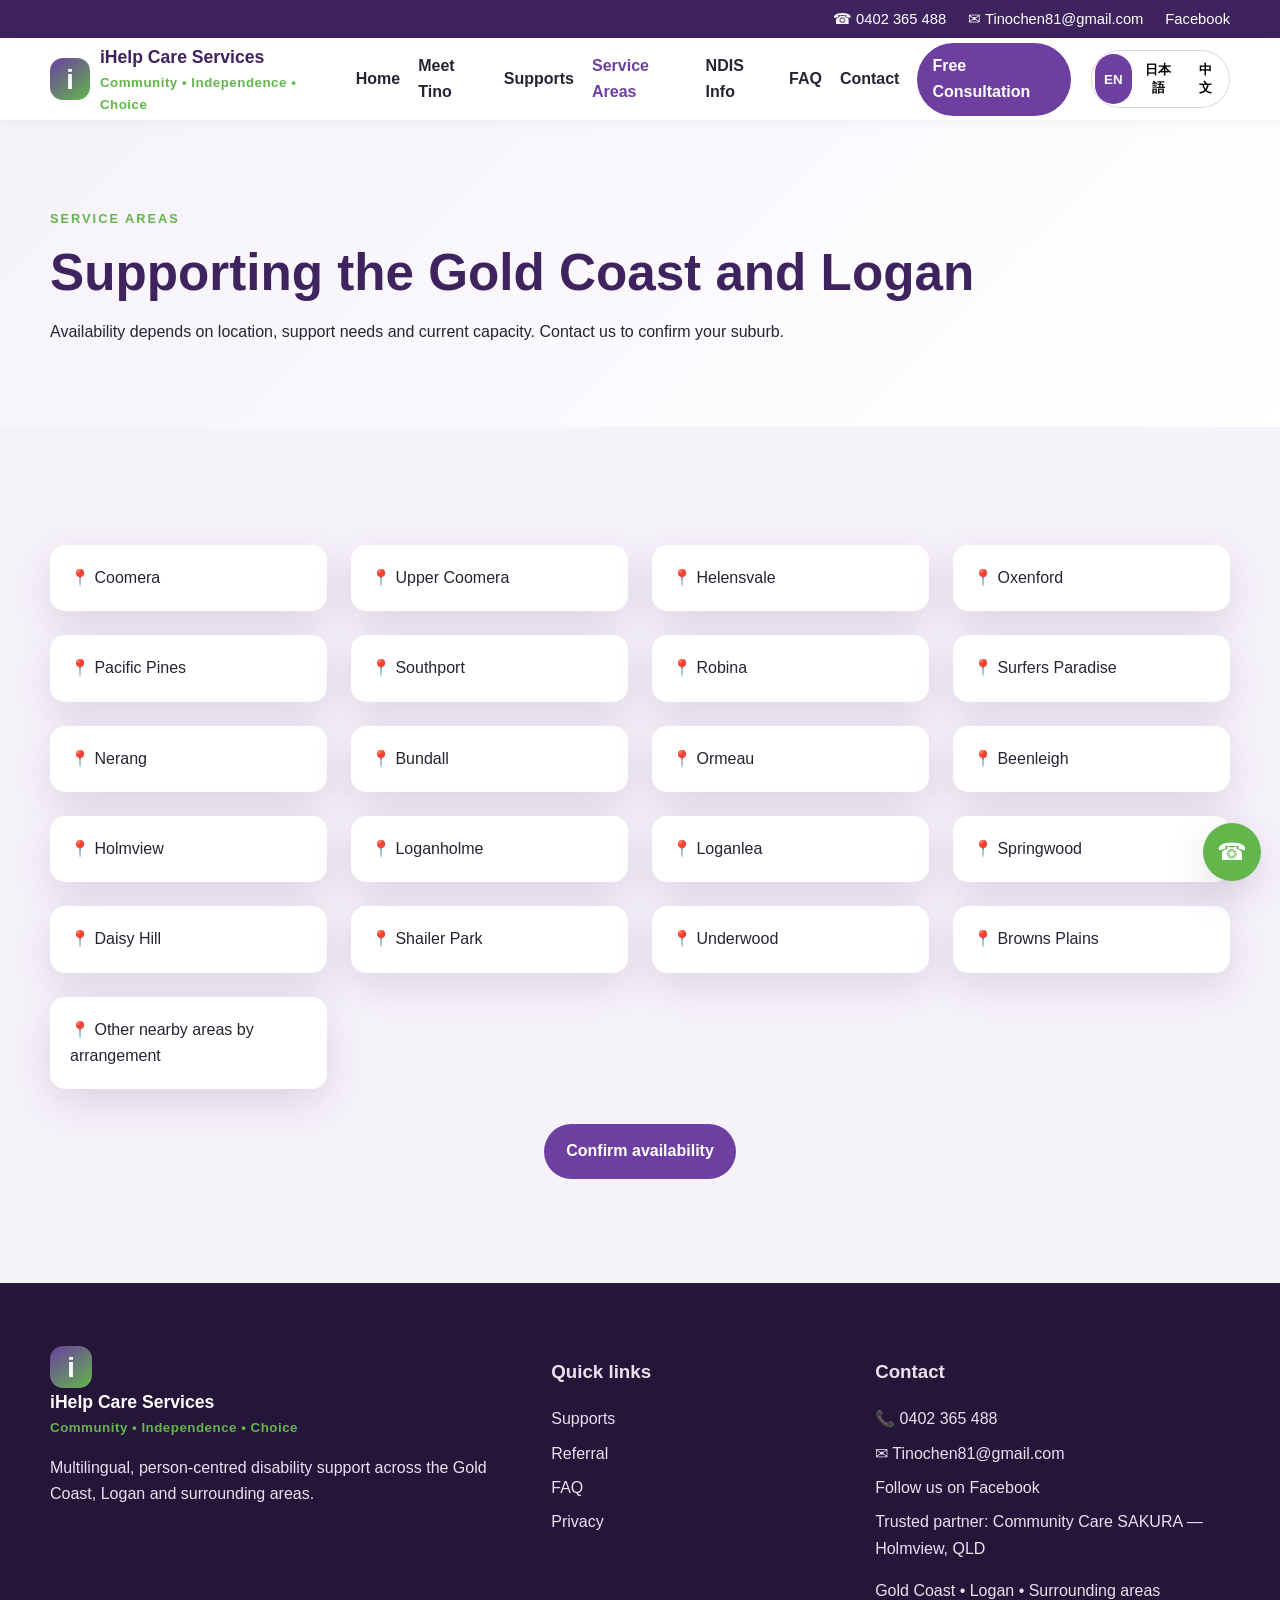
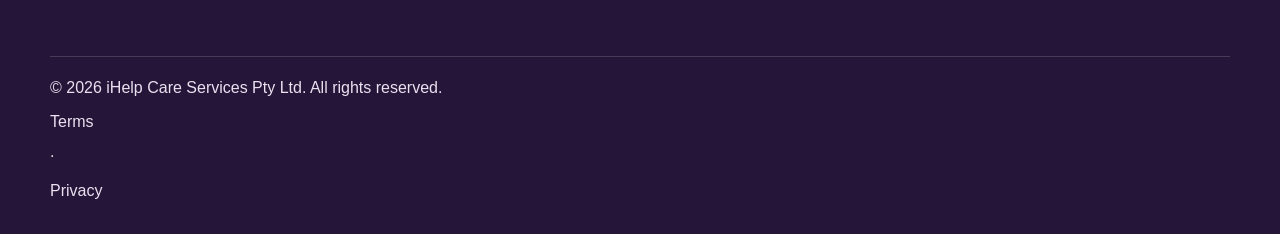
<file: service-areas.html>
<!doctype html><html lang="en"><head><meta charset="utf-8"><meta name="viewport" content="width=device-width,initial-scale=1"><meta name="theme-color" content="#6d3fa0"><link rel="stylesheet" href="assets/css/styles.css"><script defer src="assets/js/translations.js"></script><script defer src="assets/js/main.js"></script><title>Service Areas | Gold Coast & Logan</title><meta name="description" content="iHelp Care Services supports Gold Coast, Logan and nearby communities."></head><body data-page="areas"><div id="site-header"></div><main><section class="page-hero"><div class="container"><span class="eyebrow" data-i18n="areas.eyebrow"></span><h1 data-i18n="areas.title"></h1><p data-i18n="areas.intro"></p></div></section><section class="section soft"><div class="container"><div class="area-grid"><div>📍 Coomera</div><div>📍 Upper Coomera</div><div>📍 Helensvale</div><div>📍 Oxenford</div><div>📍 Pacific Pines</div><div>📍 Southport</div><div>📍 Robina</div><div>📍 Surfers Paradise</div><div>📍 Nerang</div><div>📍 Bundall</div><div>📍 Ormeau</div><div>📍 Beenleigh</div><div>📍 Holmview</div><div>📍 Loganholme</div><div>📍 Loganlea</div><div>📍 Springwood</div><div>📍 Daisy Hill</div><div>📍 Shailer Park</div><div>📍 Underwood</div><div>📍 Browns Plains</div><div>📍 <span data-i18n="areas.other"></span></div></div><p class="center" style="margin-top:35px"><a class="btn secondary" href="contact.html" data-i18n="areas.contact"></a></p></div></section></main><div id="site-footer"></div></body></html>
</file>
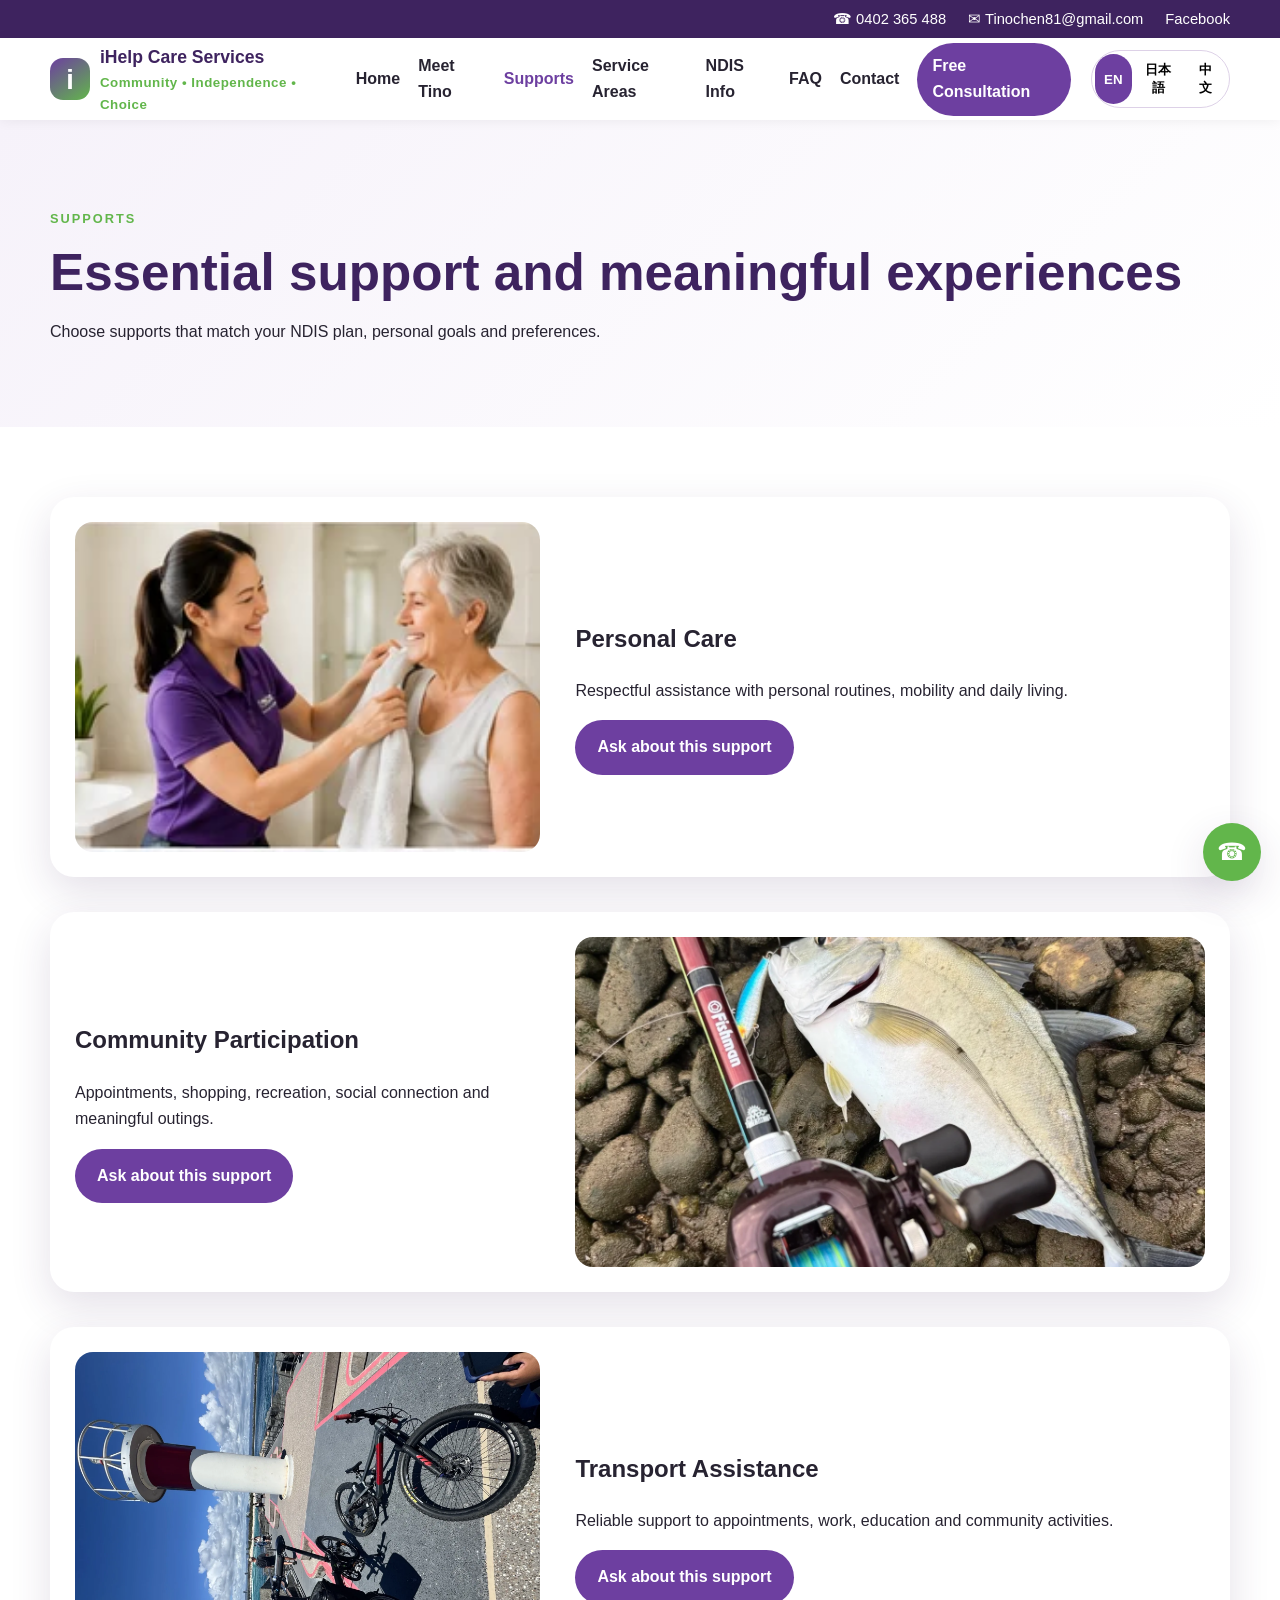
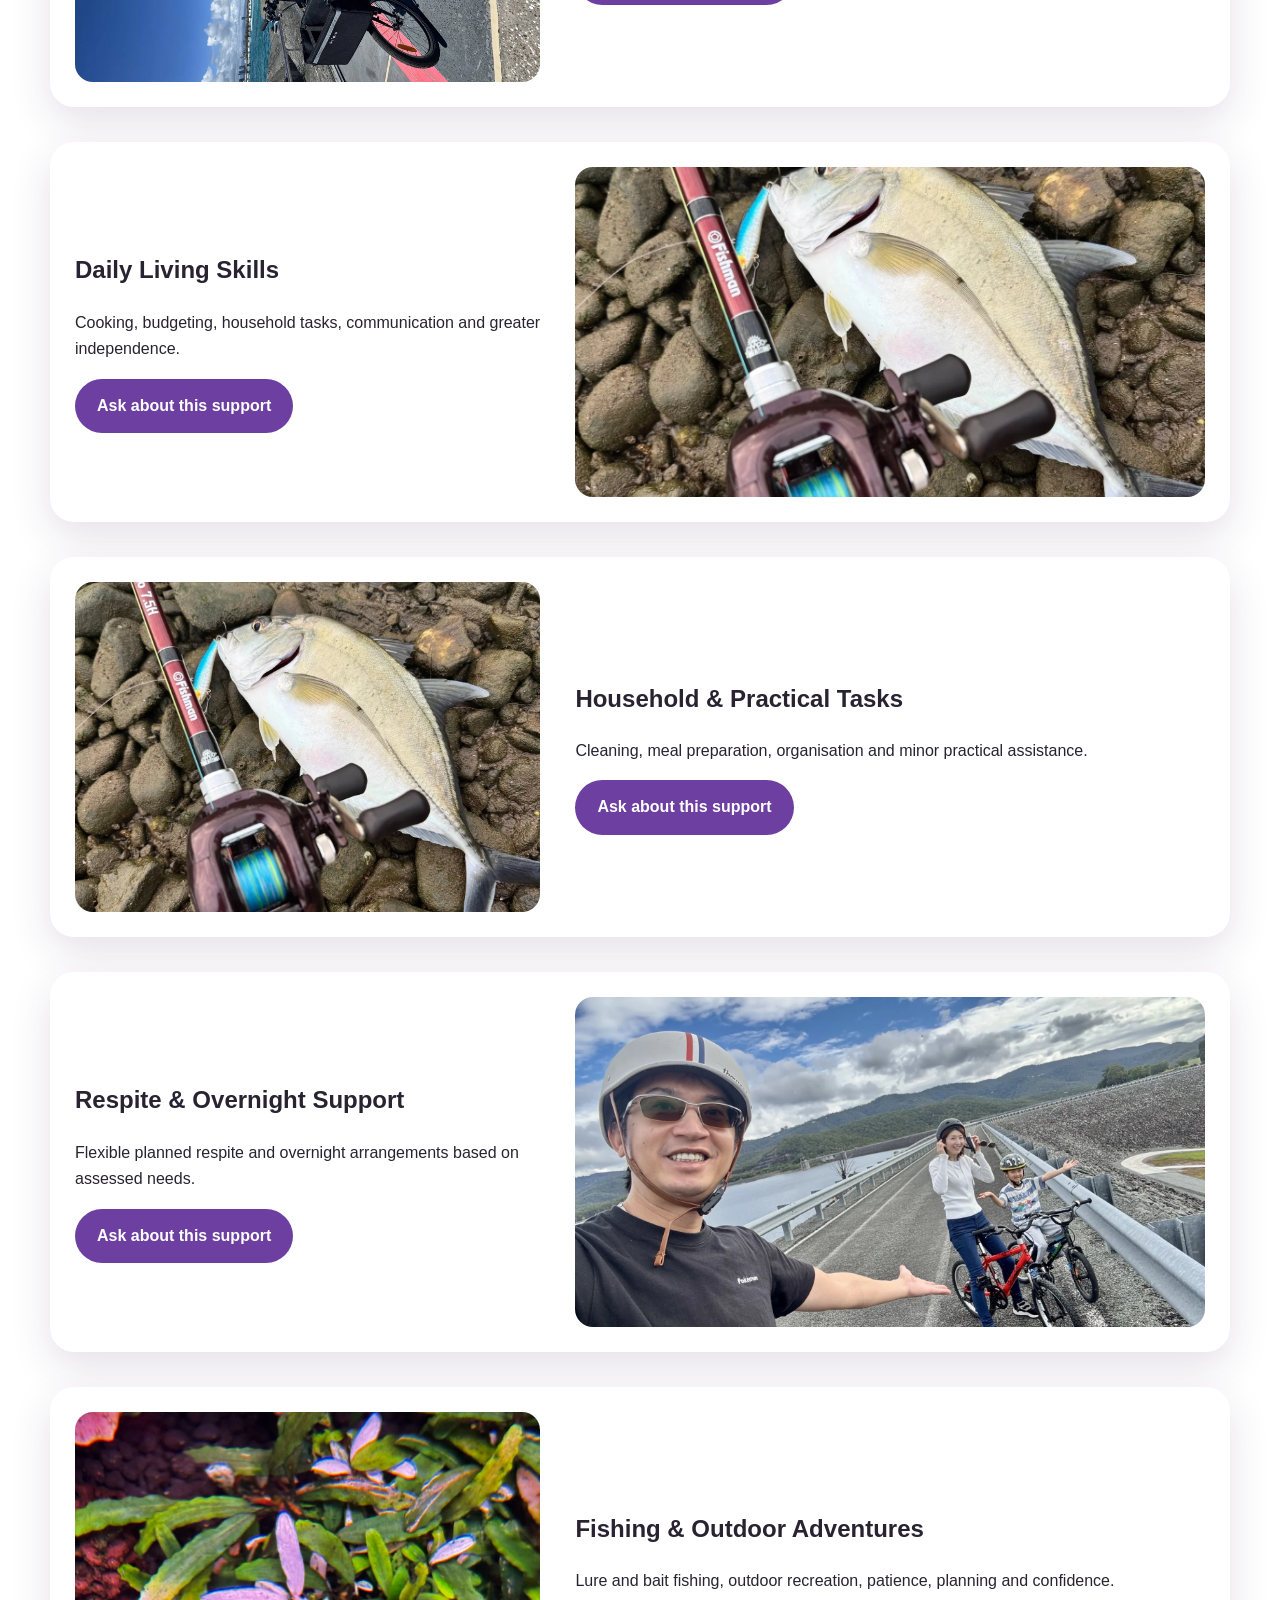
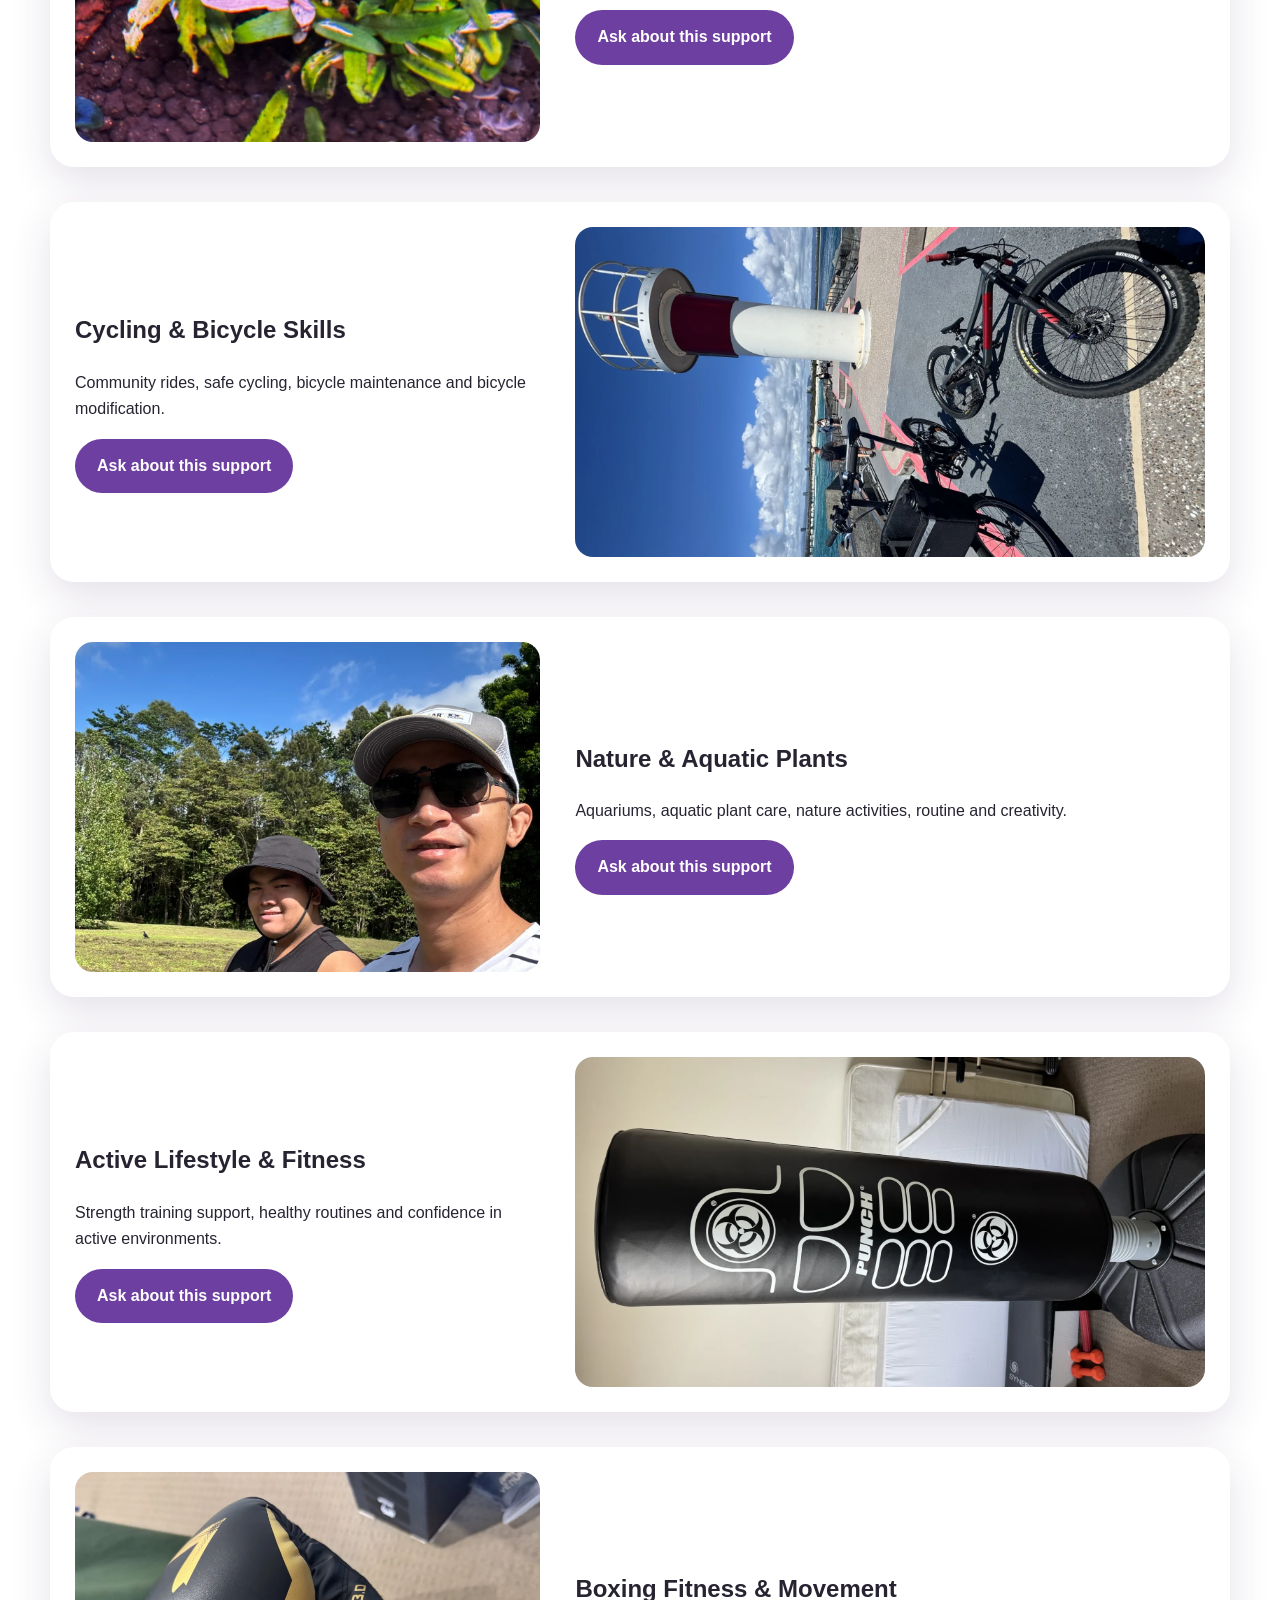
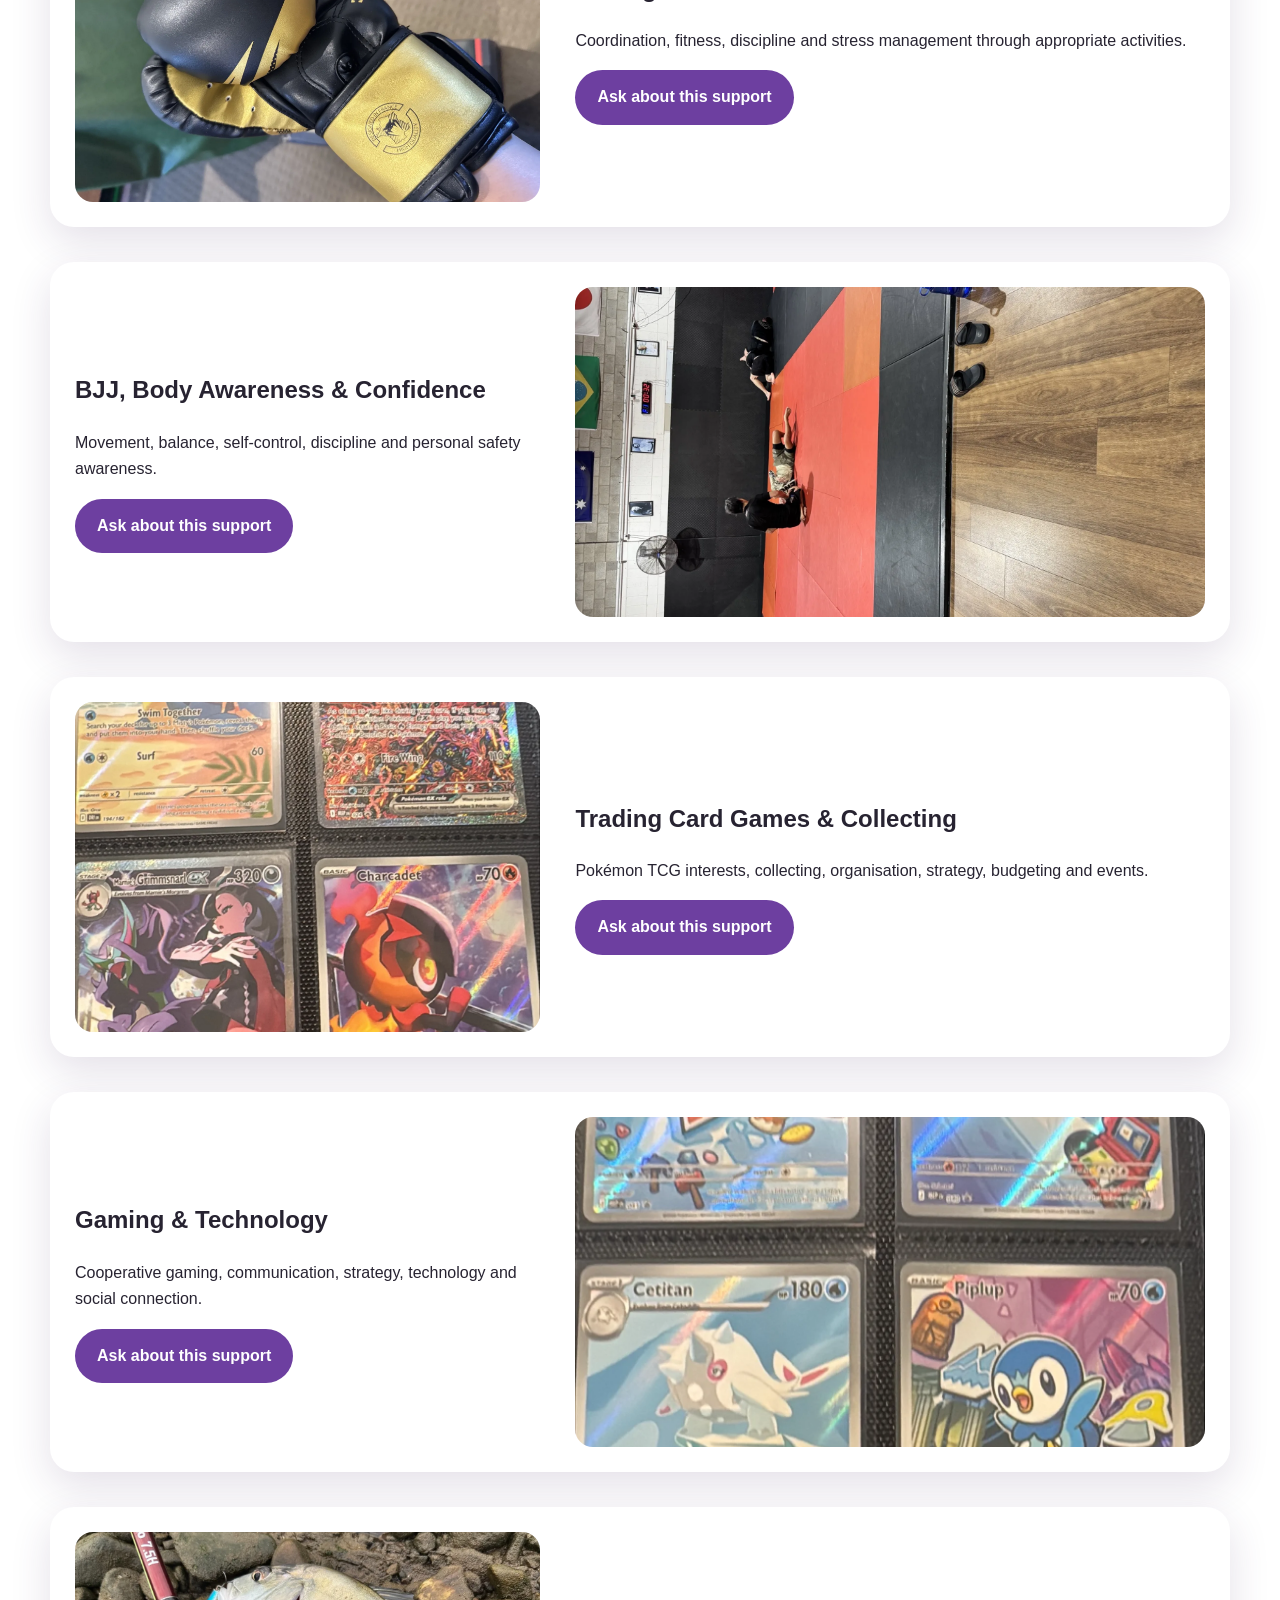
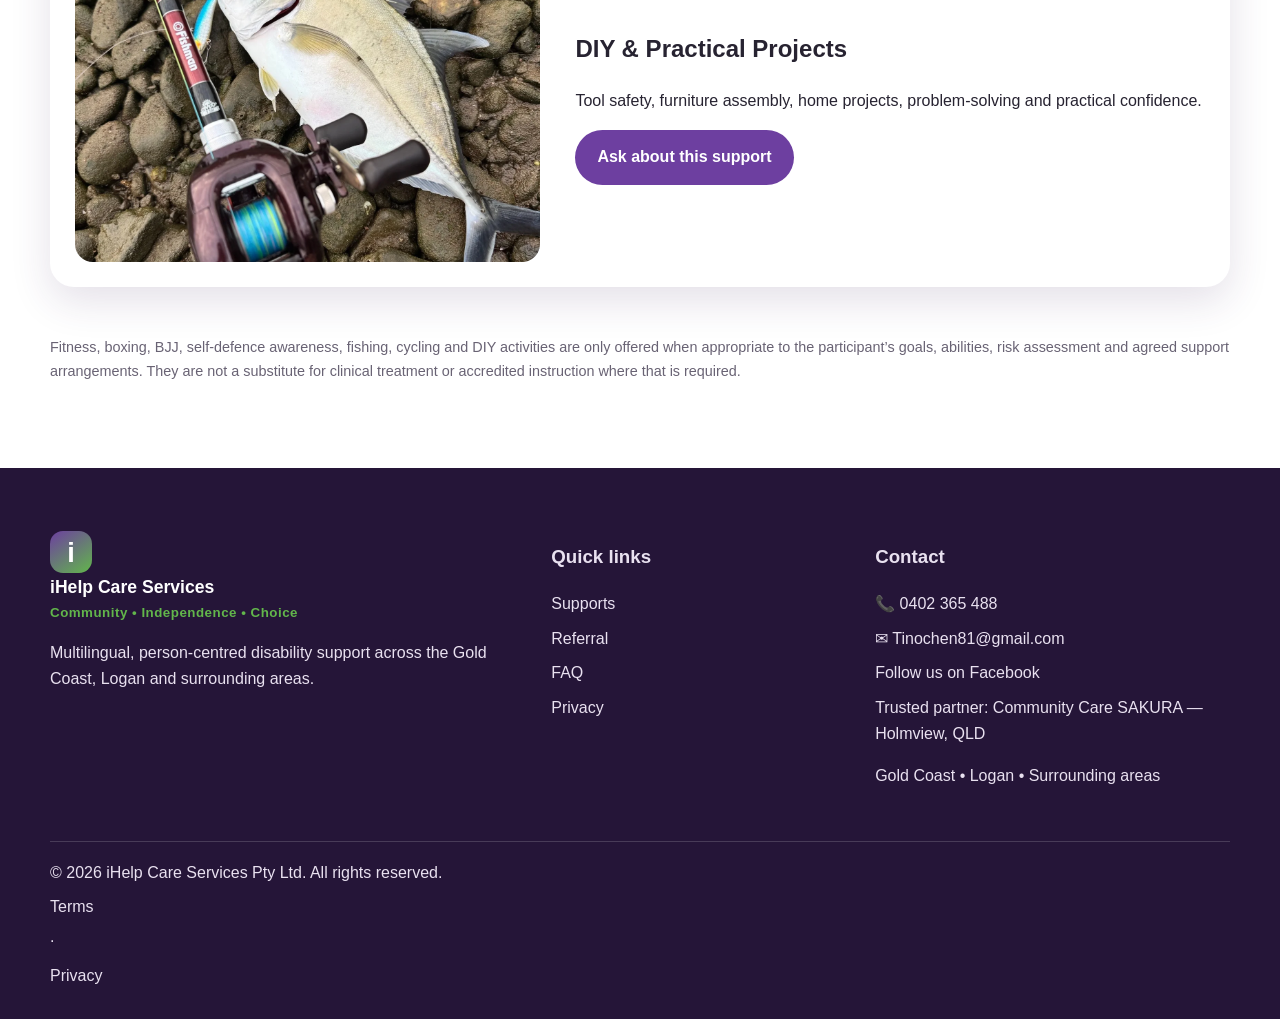
<file: services.html>
<!doctype html><html lang="en"><head><meta charset="utf-8"><meta name="viewport" content="width=device-width,initial-scale=1"><meta name="theme-color" content="#6d3fa0"><link rel="stylesheet" href="assets/css/styles.css"><script defer src="assets/js/translations.js"></script><script defer src="assets/js/main.js"></script><title>Supports | iHelp Care Services</title><meta name="description" content="NDIS supports and interest-based community activities."></head><body data-page="services"><div id="site-header"></div><main><section class="page-hero"><div class="container"><span class="eyebrow" data-i18n="services.eyebrow"></span><h1 data-i18n="services.title"></h1><p data-i18n="services.intro"></p></div></section><div class="container service-list"><section id="personal-care" class="service-detail"><img src="assets/images/personal-care.webp" alt=""><div><h2 data-i18n="core.personal"></h2><p data-i18n="core.personalText"></p><a class="btn secondary" href="contact.html" data-i18n="services.ask"></a></div></section><section id="community-participation" class="service-detail"><img src="assets/images/community.webp" alt=""><div><h2 data-i18n="core.community"></h2><p data-i18n="core.communityText"></p><a class="btn secondary" href="contact.html" data-i18n="services.ask"></a></div></section><section id="transport" class="service-detail"><img src="assets/images/cycling.webp" alt=""><div><h2 data-i18n="core.transport"></h2><p data-i18n="core.transportText"></p><a class="btn secondary" href="contact.html" data-i18n="services.ask"></a></div></section><section id="daily-living" class="service-detail"><img src="assets/images/community.webp" alt=""><div><h2 data-i18n="core.daily"></h2><p data-i18n="core.dailyText"></p><a class="btn secondary" href="contact.html" data-i18n="services.ask"></a></div></section><section id="household" class="service-detail"><img src="assets/images/community.webp" alt=""><div><h2 data-i18n="core.household"></h2><p data-i18n="core.householdText"></p><a class="btn secondary" href="contact.html" data-i18n="services.ask"></a></div></section><section id="respite" class="service-detail"><img src="assets/images/family-cycle.webp" alt=""><div><h2 data-i18n="core.respite"></h2><p data-i18n="core.respiteText"></p><a class="btn secondary" href="contact.html" data-i18n="services.ask"></a></div></section><section id="fishing" class="service-detail"><img src="assets/images/fishing-main.webp" alt=""><div><h2 data-i18n="interest.fishing"></h2><p data-i18n="interest.fishingText"></p><a class="btn secondary" href="contact.html" data-i18n="services.ask"></a></div></section><section id="cycling" class="service-detail"><img src="assets/images/cycling.webp" alt=""><div><h2 data-i18n="interest.cycling"></h2><p data-i18n="interest.cyclingText"></p><a class="btn secondary" href="contact.html" data-i18n="services.ask"></a></div></section><section id="aquatic" class="service-detail"><img src="assets/images/aquatic.webp" alt=""><div><h2 data-i18n="interest.aquatic"></h2><p data-i18n="interest.aquaticText"></p><a class="btn secondary" href="contact.html" data-i18n="services.ask"></a></div></section><section id="fitness" class="service-detail"><img src="assets/images/fitness.webp" alt=""><div><h2 data-i18n="interest.fitness"></h2><p data-i18n="interest.fitnessText"></p><a class="btn secondary" href="contact.html" data-i18n="services.ask"></a></div></section><section id="boxing" class="service-detail"><img src="assets/images/boxing.webp" alt=""><div><h2 data-i18n="interest.boxing"></h2><p data-i18n="interest.boxingText"></p><a class="btn secondary" href="contact.html" data-i18n="services.ask"></a></div></section><section id="bjj" class="service-detail"><img src="assets/images/bjj.webp" alt=""><div><h2 data-i18n="interest.bjj"></h2><p data-i18n="interest.bjjText"></p><a class="btn secondary" href="contact.html" data-i18n="services.ask"></a></div></section><section id="cards" class="service-detail"><img src="assets/images/pokemon-1.webp" alt=""><div><h2 data-i18n="interest.cards"></h2><p data-i18n="interest.cardsText"></p><a class="btn secondary" href="contact.html" data-i18n="services.ask"></a></div></section><section id="gaming" class="service-detail"><img src="assets/images/pokemon-2.webp" alt=""><div><h2 data-i18n="interest.gaming"></h2><p data-i18n="interest.gamingText"></p><a class="btn secondary" href="contact.html" data-i18n="services.ask"></a></div></section><section id="diy" class="service-detail"><img src="assets/images/community.webp" alt=""><div><h2 data-i18n="interest.diy"></h2><p data-i18n="interest.diyText"></p><a class="btn secondary" href="contact.html" data-i18n="services.ask"></a></div></section><p class="notice" data-i18n="services.disclaimer"></p></div></main><div id="site-footer"></div></body></html>
</file>
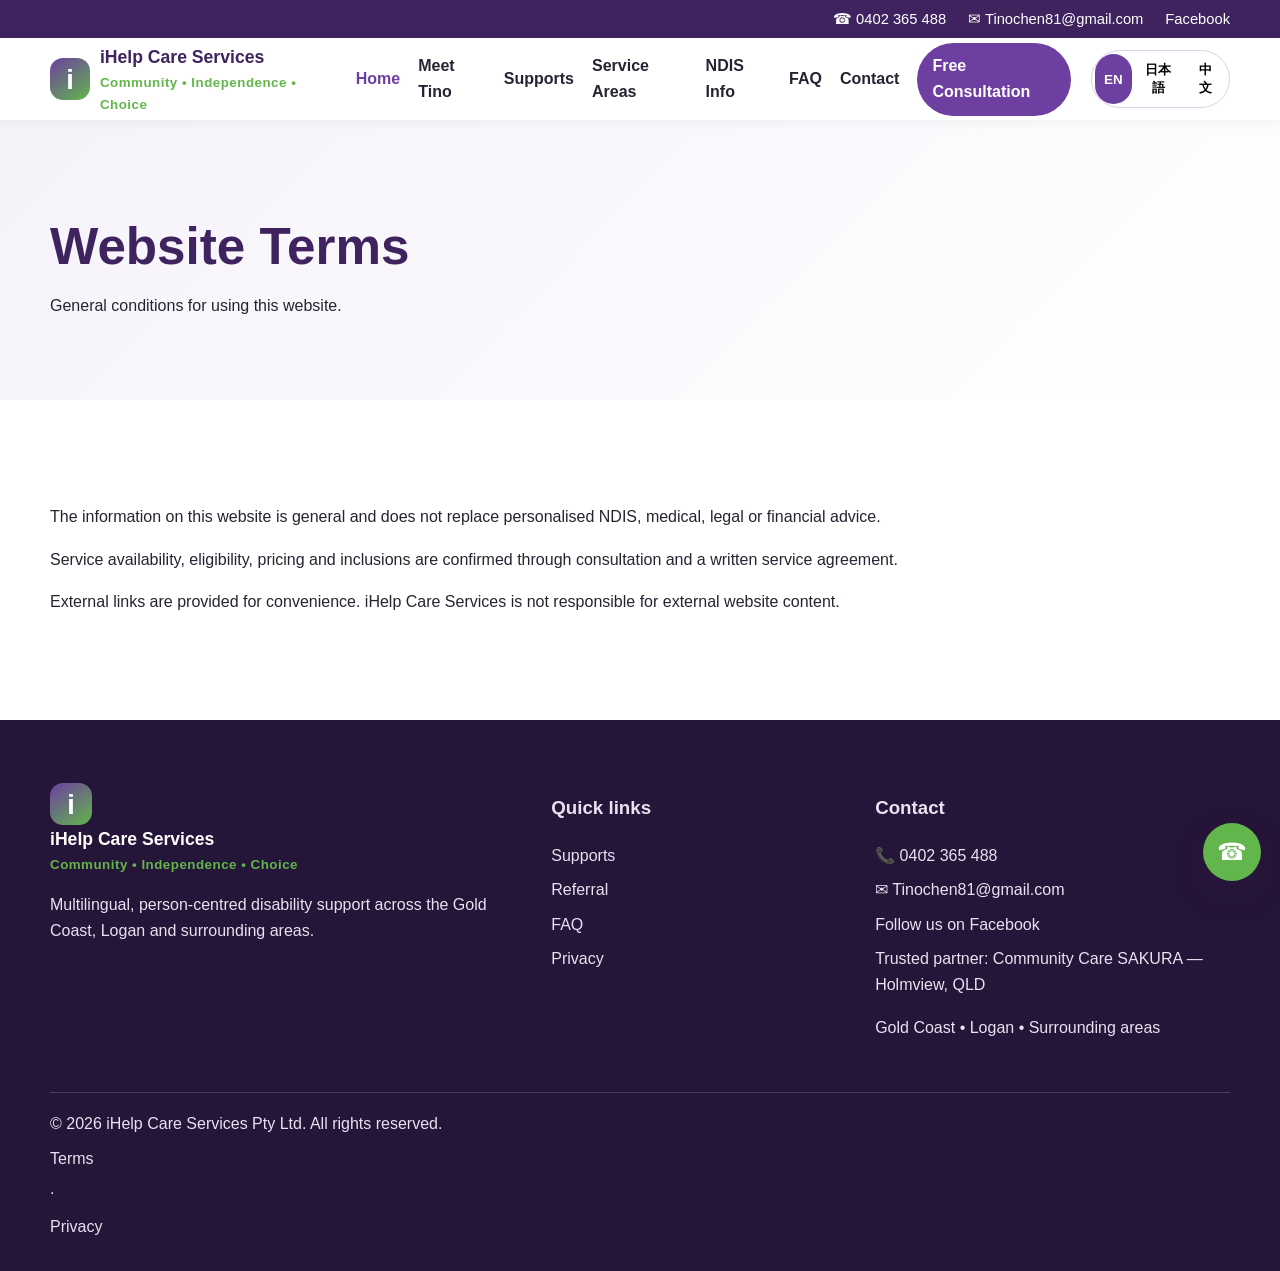
<file: terms.html>
<!doctype html><html lang="en"><head><meta charset="utf-8"><meta name="viewport" content="width=device-width,initial-scale=1"><meta name="theme-color" content="#6d3fa0"><link rel="stylesheet" href="assets/css/styles.css"><script defer src="assets/js/translations.js"></script><script defer src="assets/js/main.js"></script><title>Website Terms | iHelp Care Services</title><meta name="description" content="Website terms."></head><body data-page=""><div id="site-header"></div><main><section class="page-hero"><div class="container"><h1 data-i18n="terms.title"></h1><p data-i18n="terms.intro"></p></div></section><section class="section"><div class="container"><p data-i18n="terms.p1"></p><p data-i18n="terms.p2"></p><p data-i18n="terms.p3"></p></div></section></main><div id="site-footer"></div></body></html>
</file>
<file: assets/css/styles.css>
:root{--purple:#6d3fa0;--purple-dark:#3e235f;--green:#62b64b;--blue:#2b7da7;--ink:#272331;--muted:#696374;--soft:#f6f2fa;--gold:#f4c542;--red:#e64c4c;--white:#fff;--shadow:0 14px 40px rgba(62,35,95,.14)}
*{box-sizing:border-box}html{scroll-behavior:smooth}body{margin:0;font-family:Inter,Arial,'Noto Sans JP','Microsoft YaHei',sans-serif;color:var(--ink);line-height:1.65;background:#fff}img{max-width:100%;display:block}a{text-decoration:none;color:inherit}.container{width:min(1180px,calc(100% - 36px));margin:auto}.topbar{background:var(--purple-dark);color:#fff;padding:7px 0;font-size:.92rem}.topbar .container{display:flex;justify-content:flex-end;gap:22px;flex-wrap:wrap}.site-header{position:sticky;top:0;z-index:50;background:rgba(255,255,255,.97);backdrop-filter:blur(12px);box-shadow:0 1px 12px rgba(0,0,0,.06)}.nav-wrap{height:82px;display:flex;align-items:center;gap:20px}.brand{display:flex;align-items:center;gap:10px;margin-right:auto}.brand-mark{width:42px;height:42px;border-radius:13px;background:linear-gradient(145deg,var(--purple),var(--green));display:grid;place-items:center;color:#fff;font-size:1.7rem;font-weight:900}.brand strong{display:block;color:var(--purple-dark);font-size:1.1rem}.brand small{display:block;color:var(--green);font-weight:800;letter-spacing:.5px}.nav{display:flex;align-items:center;gap:18px;font-weight:750}.nav a:hover,.nav a.active{color:var(--purple)}.nav-cta{background:var(--purple);color:#fff!important;padding:10px 15px;border-radius:999px}.language{display:flex;border:1px solid #ddd1e7;padding:3px;border-radius:999px}.language button{border:0;background:none;padding:7px 9px;border-radius:999px;font-weight:800;cursor:pointer}.language button.active{background:var(--purple);color:#fff}.menu-btn{display:none;border:0;background:none;font-size:1.8rem}.hero{min-height:720px;position:relative;display:grid;align-items:center;color:#fff;background:linear-gradient(90deg,rgba(36,20,55,.88),rgba(36,20,55,.36)),url('../images/hero.webp') center/cover}.hero-content{max-width:760px;padding:90px 0}.eyebrow{display:inline-block;color:var(--green);font-weight:900;letter-spacing:2px;text-transform:uppercase;font-size:.8rem}.hero h1{font-size:clamp(3rem,7vw,6.3rem);line-height:1.02;margin:.15em 0}.hero h1 span{color:#c8f2be}.hero p{font-size:1.25rem;max-width:680px}.actions{display:flex;gap:12px;flex-wrap:wrap;margin-top:28px}.btn{border:0;border-radius:999px;padding:14px 22px;font-weight:850;display:inline-flex;align-items:center;justify-content:center;cursor:pointer}.primary{background:var(--green);color:#fff}.secondary{background:var(--purple);color:#fff}.light{background:#fff;color:var(--purple-dark)}.outline{border:2px solid #fff;color:#fff}.section{padding:88px 0}.soft{background:var(--soft)}.center{text-align:center}.section h2,.page-hero h1{color:var(--purple-dark);font-size:clamp(2rem,4vw,3.4rem);line-height:1.15;margin:.25em 0}.lead{color:var(--muted);font-size:1.1rem;max-width:760px;margin:0 auto}.core-grid,.interest-grid,.feature-grid,.area-grid,.info-grid{display:grid;gap:24px}.core-grid{grid-template-columns:repeat(3,1fr);margin-top:38px}.core-card,.feature-card,.info-grid article{background:#fff;border-radius:20px;padding:26px;box-shadow:var(--shadow)}.core-card h3{color:var(--purple-dark)}.interest-grid{grid-template-columns:repeat(3,1fr);margin-top:38px}.interest-card{position:relative;min-height:390px;border-radius:24px;overflow:hidden;color:#fff;box-shadow:var(--shadow)}.interest-card img{width:100%;height:100%;object-fit:cover;position:absolute}.interest-card:after{content:'';position:absolute;inset:0;background:linear-gradient(transparent 20%,rgba(25,16,35,.92))}.interest-card .content{position:absolute;z-index:2;bottom:0;padding:25px}.interest-card h3{font-size:1.55rem;margin:0}.interest-card p{margin:.4em 0 0}.pokemon{background:linear-gradient(135deg,#ffdc48,#f04b4b);padding:6px}.pokemon .content{background:rgba(40,24,62,.9);left:6px;right:6px;bottom:6px;border-radius:0 0 18px 18px}.split{display:grid;grid-template-columns:1fr 1fr;gap:55px;align-items:center}.split img{border-radius:28px;box-shadow:var(--shadow);max-height:560px;width:100%;object-fit:cover}.ticks{padding:0;list-style:none}.ticks li{margin:10px 0;padding-left:28px;position:relative}.ticks li:before{content:'✓';position:absolute;left:0;color:var(--green);font-weight:900}.languages-strip{background:linear-gradient(120deg,var(--purple-dark),var(--purple));color:#fff}.languages-grid{display:grid;grid-template-columns:repeat(4,1fr);gap:20px;text-align:center}.language-card{background:rgba(255,255,255,.1);padding:24px;border-radius:18px}.language-card strong{font-size:1.2rem}.partners{display:grid;grid-template-columns:1fr 1fr;gap:24px}.partner{border:1px solid #e4dbea;border-radius:18px;padding:25px}.cta{background:linear-gradient(120deg,var(--purple-dark),var(--purple));color:#fff;padding:72px 0}.cta .container{display:flex;align-items:center;justify-content:space-between;gap:35px}.cta h2{font-size:clamp(2rem,4vw,3.3rem);margin:0}.page-hero{background:linear-gradient(135deg,var(--soft),#fff);padding:85px 0 65px}.service-list{display:grid;gap:35px;padding:70px 0}.service-detail{display:grid;grid-template-columns:.85fr 1.15fr;gap:35px;align-items:center;background:#fff;border-radius:24px;padding:25px;box-shadow:var(--shadow)}.service-detail:nth-child(even) img{order:2}.service-detail img{height:330px;width:100%;object-fit:cover;border-radius:18px}.faq details{background:#fff;border:1px solid #e5ddea;border-radius:14px;padding:18px 20px;margin:13px 0}.faq summary{font-weight:850;cursor:pointer}.contact-grid{display:grid;grid-template-columns:.9fr 1.1fr;gap:50px}.contact-card{display:block;background:var(--soft);padding:17px;border-radius:13px;margin:12px 0}.contact-card strong,.contact-card span{display:block}.form{display:grid;gap:15px;padding:28px;border-radius:22px;box-shadow:var(--shadow)}label{font-weight:800;display:grid;gap:6px}input,textarea,select{font:inherit;padding:12px;border:1px solid #d8cde1;border-radius:10px}.area-grid{grid-template-columns:repeat(4,1fr);margin-top:30px}.area-grid div{background:#fff;padding:20px;border-radius:15px;box-shadow:var(--shadow)}.info-grid{grid-template-columns:repeat(3,1fr)}.site-footer{background:#251538;color:#e9e1f0;padding:55px 0 22px}.footer-grid{display:grid;grid-template-columns:1.3fr .8fr 1fr;gap:40px}.site-footer a{display:block;margin:8px 0}.legal{border-top:1px solid rgba(255,255,255,.16);margin-top:35px;padding-top:18px}.floating-call{position:fixed;right:19px;bottom:19px;width:58px;height:58px;background:var(--green);color:#fff;border-radius:50%;display:grid;place-items:center;font-size:1.5rem;box-shadow:var(--shadow);z-index:70}.notice{font-size:.9rem;color:var(--muted)}
@media(max-width:980px){.menu-btn{display:block}.nav{display:none;position:absolute;top:116px;left:0;right:0;background:#fff;flex-direction:column;padding:25px;box-shadow:var(--shadow)}.nav.open{display:flex}.language{margin-left:auto}.core-grid,.interest-grid{grid-template-columns:repeat(2,1fr)}.split,.contact-grid,.service-detail{grid-template-columns:1fr}.service-detail:nth-child(even) img{order:0}.languages-grid,.area-grid{grid-template-columns:repeat(2,1fr)}}
@media(max-width:620px){.topbar .container{justify-content:center;gap:4px 18px}.nav-wrap{height:75px}.brand small{font-size:.7rem}.language button{padding:6px;font-size:.78rem}.hero{min-height:660px}.hero-content{padding:70px 0}.core-grid,.interest-grid,.languages-grid,.area-grid,.info-grid,.partners,.footer-grid{grid-template-columns:1fr}.interest-card{min-height:330px}.cta .container{align-items:flex-start;flex-direction:column}.section{padding:68px 0}}
</file>
